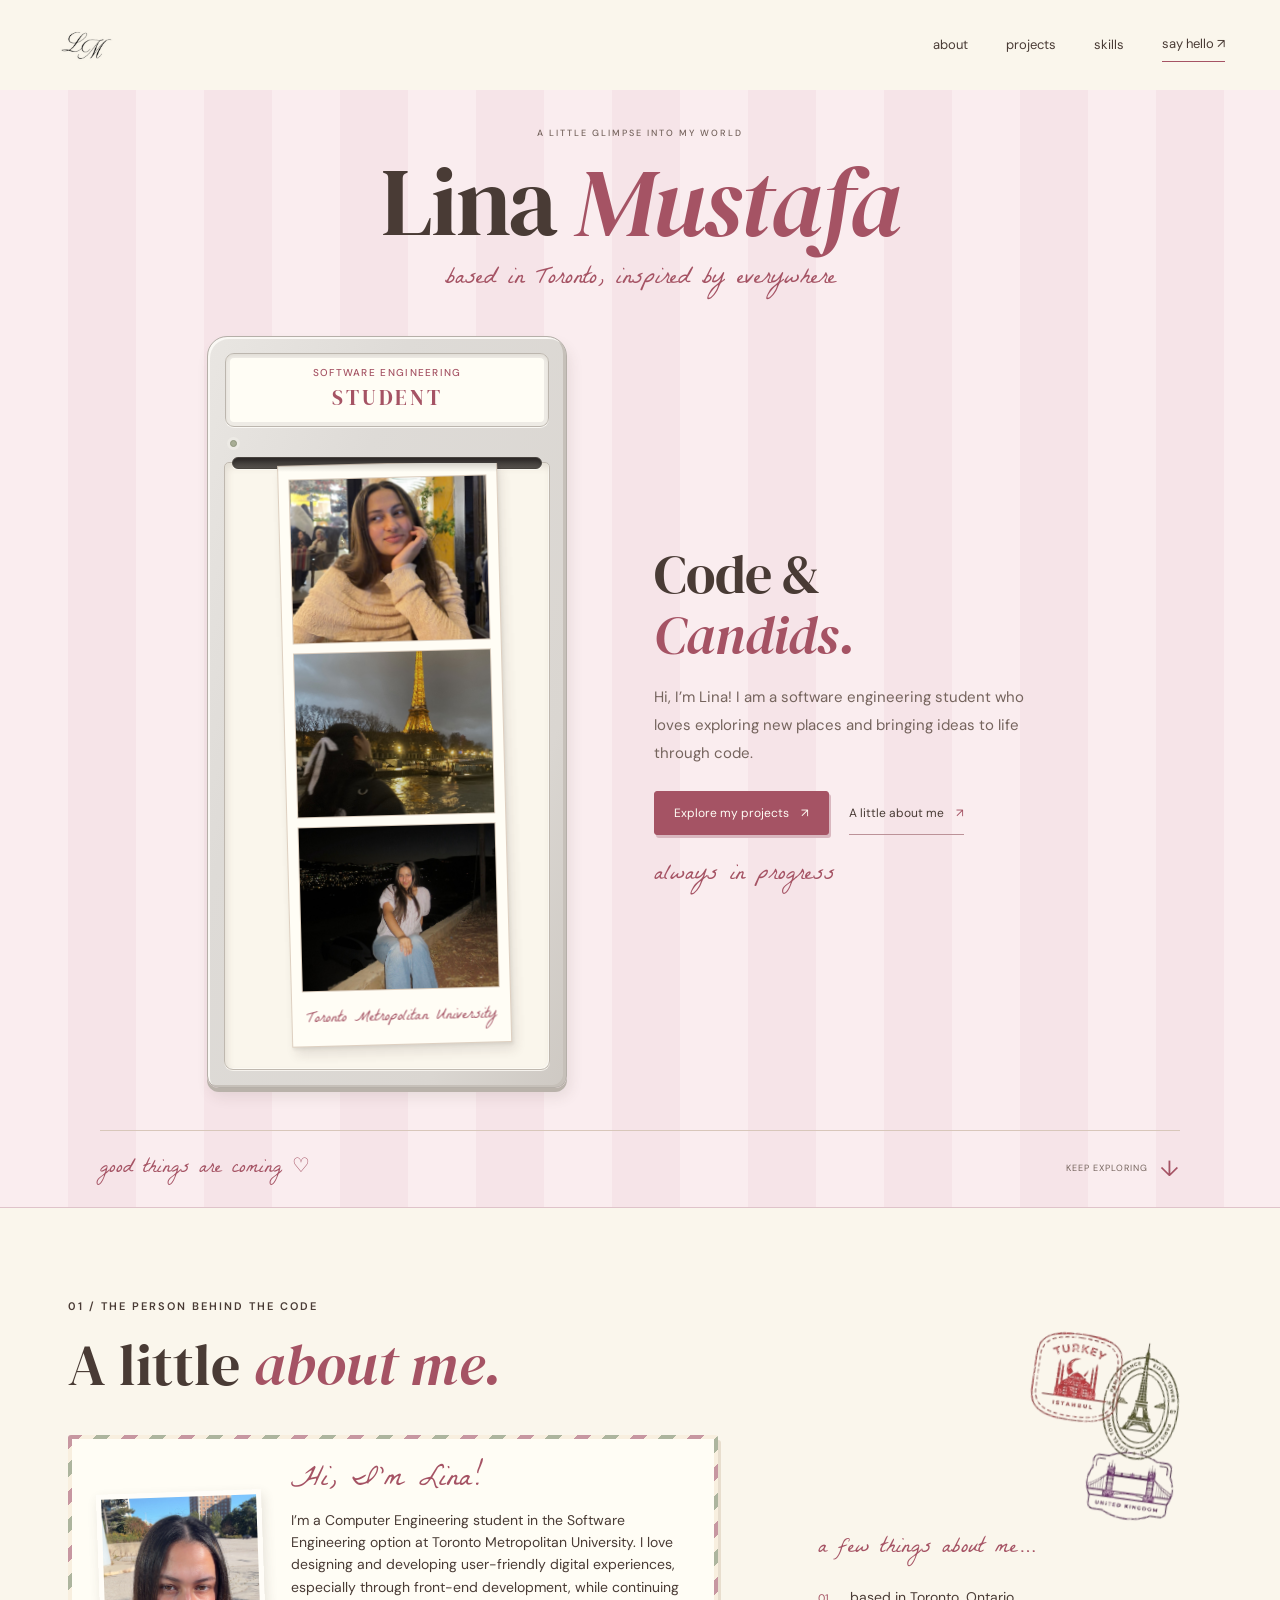
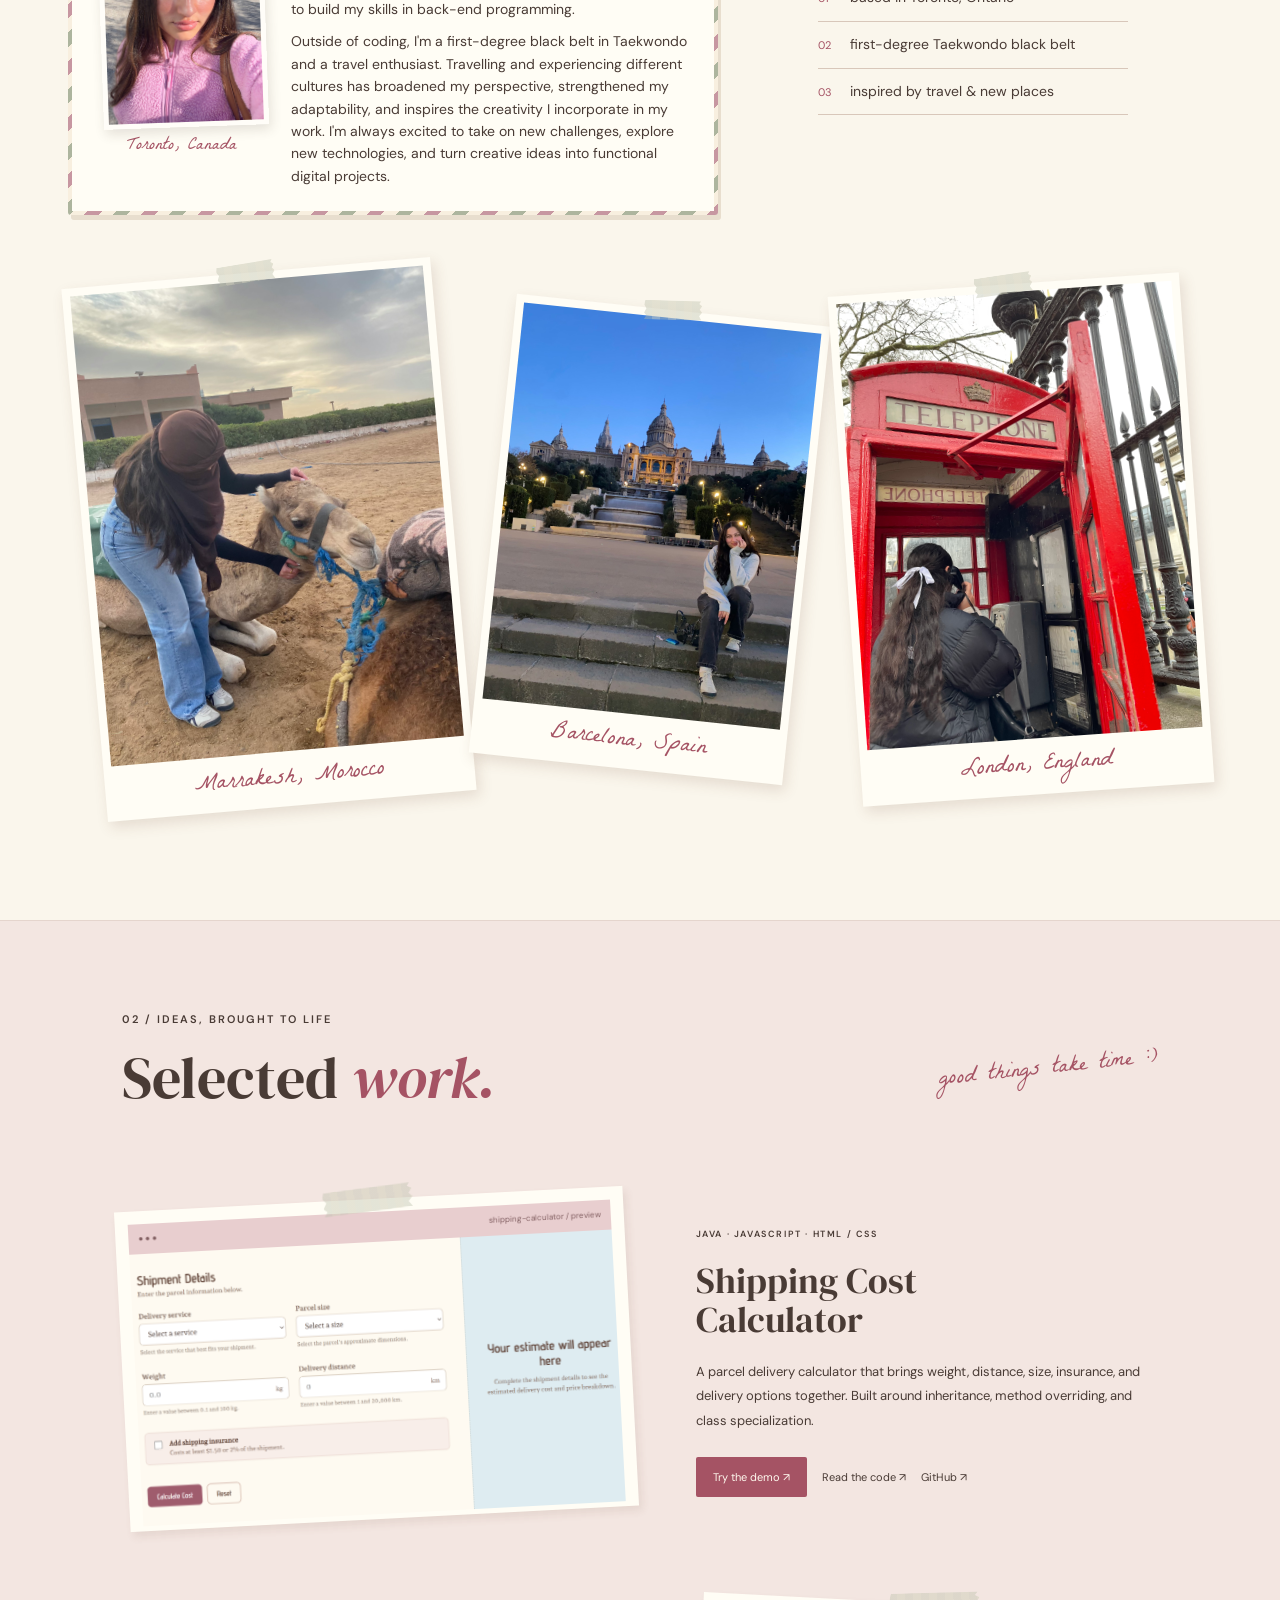
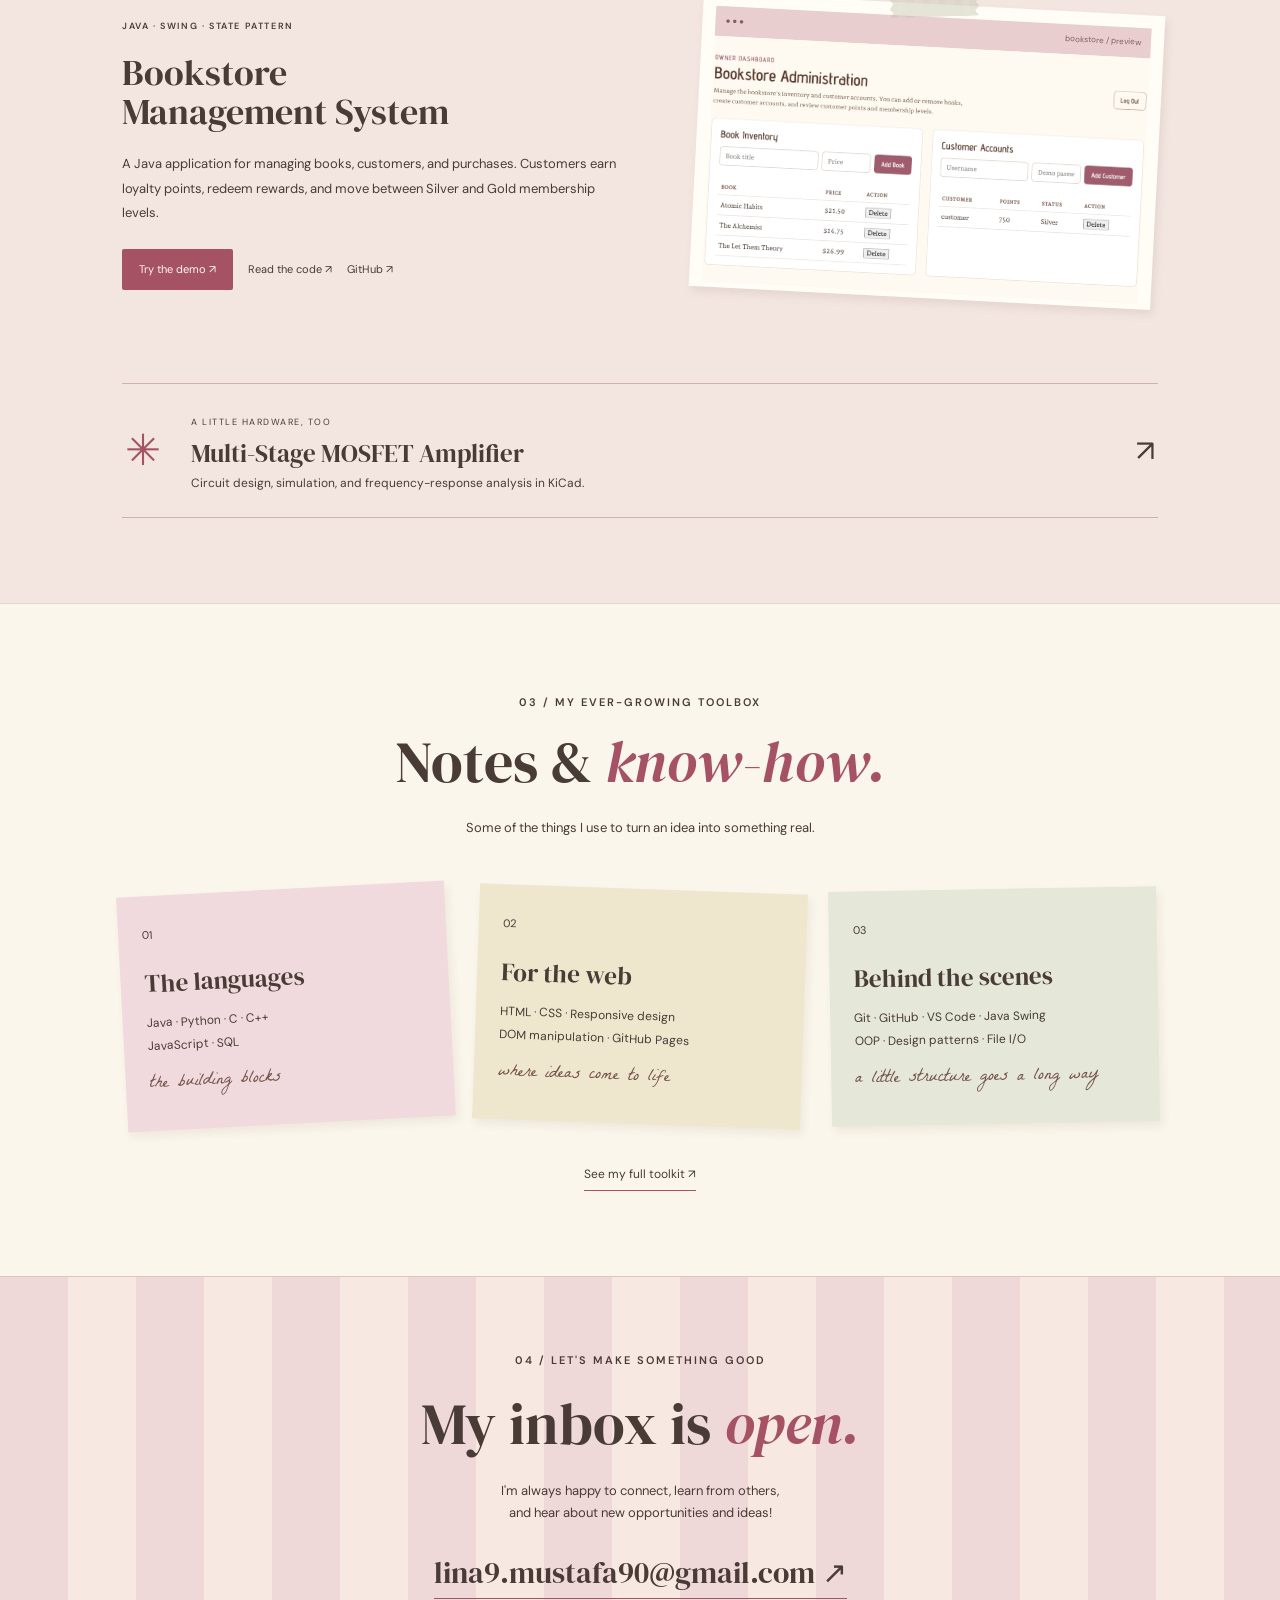
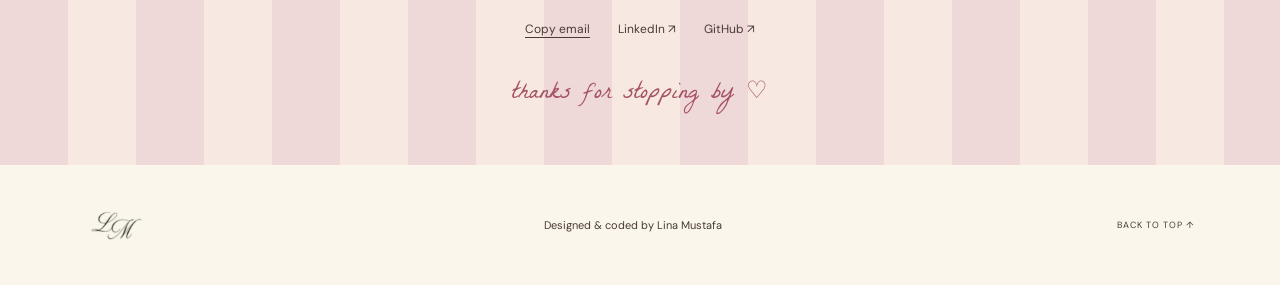
<file: index.html>
<!doctype html>
<html lang="en">
<head>
<meta charset="utf-8"><meta name="viewport" content="width=device-width,initial-scale=1">
<title>Lina Mustafa · Software Engineering Portfolio</title>
<meta name="description" content="Lina Mustafa's little corner of the internet. Software engineering, thoughtful interfaces, and projects built with curiosity.">
<link rel="icon" href="images/favicon.png"><link rel="preconnect" href="https://fonts.googleapis.com"><link rel="preconnect" href="https://fonts.gstatic.com" crossorigin>
<link href="https://fonts.googleapis.com/css2?family=DM+Sans:wght@400;500;600;700&family=DM+Serif+Display:ital@0;1&family=La+Belle+Aurore&display=swap" rel="stylesheet">
<link rel="stylesheet" href="style.css"><script src="script.js" defer></script>
</head>
<body>
<a class="skip-link" href="#main">Skip to content</a>
<header class="site-header" id="menu"><a class="wordmark" href="index.html" aria-label="Lina Mustafa home"><img src="images/favicon.png" alt="Lina Mustafa monogram" width="64" height="64"></a><nav aria-label="Main navigation"><a href="#about">about</a><a href="#projects">projects</a><a href="#skills">skills</a><a class="nav-contact" href="#contact">say hello ↗</a></nav></header>
<main id="main">
<section class="photobooth-hero" aria-labelledby="hero-title">
  <div class="photobooth-inner">

    <header class="photobooth-heading">
      <p>A LITTLE GLIMPSE INTO MY WORLD</p>
      <h1 id="hero-title">Lina <em>Mustafa</em></h1>
      <span>based in Toronto, inspired by everywhere</span>
    </header>

    <div class="photobooth-layout">

      <div class="photobooth-scene">

        <div class="photobooth-machine">
          <div class="photobooth-sign">

            <p>
              SOFTWARE ENGINEERING
              <span>STUDENT</span>
            </p>

          </div>

          <div class="photobooth-machine-details" aria-hidden="true">
            <span class="photobooth-light"></span>
          </div>

          <div class="photobooth-slot" aria-hidden="true"></div>
        </div>

        <div class="photobooth-print-area">
          <figure class="photobooth-strip">

            <div class="photobooth-picture photobooth-picture-portrait">
              <img
                src="images/booth1.jpg"
                width="600"
                height="750"
                fetchpriority="high"
              >
            </div>

            <div class="photobooth-picture photobooth-picture-barcelona">
              <img
                src="images/IMG_7781.jpg"
                width="600"
                height="450"
              >
            </div>

            <div class="photobooth-picture photobooth-picture-camel">
              <img
                src="images/booth3.jpg"
                width="600"
                height="450"
              >
            </div>

            <figcaption>Toronto Metropolitan University</figcaption>
          </figure>
        </div>


      </div>

      <!-- Introduction and navigation -->
      <div class="photobooth-copy">
        <h2>
          Code &amp;<br>
          <em>Candids.</em>
        </h2>

        <p class="photobooth-description">
          Hi, I’m Lina! I am a software engineering student who loves
          exploring new places and bringing ideas to life through code.
        </p>

        <div class="photobooth-actions">
          <a class="photobooth-primary" href="#projects">
            Explore my projects
            <span aria-hidden="true">↗</span>
          </a>

          <a class="photobooth-secondary" href="#about">
            A little about me
            <span aria-hidden="true">↗</span>
          </a>
        </div>

        <p class="photobooth-handwritten">
          always in progress
        </p>
      </div>

    </div>

    <footer class="photobooth-bottom">
      <span>good things are coming ♡</span>

      <a href="#about">
        KEEP EXPLORING
        <span aria-hidden="true">↓</span>
      </a>
    </footer>

  </div>
</section>
<section class="about section-wrap" id="about">
<img class="about-stamps" src="images/top-right.png" alt="Decorative travel stamps" loading="lazy">
  <div class="section-heading">
    <span class="eyebrow">01 / THE PERSON BEHIND THE CODE</span>
    <h2>A little <em>about me.</em></h2>
  </div>

<div class="about-layout">
  <!-- Left: the original taped note -->
<div class="about-paper about-photo-card">
  <figure class="about-card-portrait">
    <img
      src="images/IMG_6720.JPG"
      alt="Portrait of Lina Mustafa"
      loading="lazy"
    >
    <figcaption>Toronto, Canada</figcaption>
  </figure>

  <div class="about-card-message">
    <h3 class="handwritten">Hi, I’m Lina!</h3>

    <p>
      I’m a Computer Engineering student in the Software Engineering
      option at Toronto Metropolitan University. I love designing and
      developing user-friendly digital experiences, especially through
      front-end development, while continuing to build my skills in
      back-end programming.
    </p>

    <p>
      Outside of coding, I'm a first-degree black belt in Taekwondo
      and a travel enthusiast. Travelling and experiencing different
      cultures has broadened my perspective, strengthened my
      adaptability, and inspires the creativity I incorporate in my
      work. I'm always excited to take on new challenges, explore new
      technologies, and turn creative ideas into functional digital
      projects.
    </p>
  </div>
</div>

<aside class="about-facts" aria-labelledby="about-facts-title">
  <h3 id="about-facts-title">a few things about me…</h3>

  <ol>
    <li>based in Toronto, Ontario</li>
    <li>first-degree Taekwondo black belt</li>
    <li>inspired by travel &amp; new places</li>
  </ol>
</aside>

  <div class="travel-collage" aria-label="Travel photographs">
    <figure class="travel-photo">
      <span class="tape" aria-hidden="true"></span>
      <img src="images/IMG_1721.jpg" loading="lazy">
      <figcaption>Marrakesh, Morocco</figcaption>
    </figure>

    <figure class="travel-photo">
      <span class="tape" aria-hidden="true"></span>
      <img src="images/IMG_0989.jpg" loading="lazy">
      <figcaption>Barcelona, Spain</figcaption>
    </figure>

    <figure class="travel-photo">
      <span class="tape" aria-hidden="true"></span>
      <img src="images/IMG_5204.jpeg" loading="lazy">
      <figcaption>London, England</figcaption>
    </figure>
  </div>
</div>
</section>
<section class="projects-section" id="projects"><div class="section-wrap">
<div class="section-heading heading-row"><div><span class="eyebrow">02 / IDEAS, BROUGHT TO LIFE</span><h2>Selected <em>work.</em></h2></div><span class="handwritten">good things take time :) </span></div>
<article class="project"><a class="project-photo" href="projects/shipping-calculator/demo/index.html"><span class="tape" aria-hidden="true"></span><div class="mini-window"><span>● ● ●</span><span>shipping-calculator / preview</span></div><img src="images/shipping-preview.png" loading="lazy"></a><div class="project-copy"><span class="eyebrow">JAVA · JAVASCRIPT · HTML / CSS</span><h3>Shipping Cost<br>Calculator</h3><p>A parcel delivery calculator that brings weight, distance, size, insurance, and delivery options together. Built around inheritance, method overriding, and class specialization.</p><div class="project-links"><a class="button" href="projects/shipping-calculator/demo/index.html">Try the demo ↗</a><a href="projects/shipping-calculator/java-code/project-files.html">Read the code ↗</a><a href="https://github.com/lina-mustafa-png/shipping-calculator-demo/" target="_blank" rel="noopener noreferrer">GitHub ↗</a></div></div></article>
<article class="project reverse"><a class="project-photo" href="projects/bookstore/demo/index.html"><span class="tape" aria-hidden="true"></span><div class="mini-window"><span>● ● ●</span><span>bookstore / preview</span></div><img src="images/bookstore-preview.png" loading="lazy"></a><div class="project-copy"><span class="eyebrow">JAVA · SWING · STATE PATTERN</span><h3>Bookstore<br>Management System</h3><p>A Java application for managing books, customers, and purchases. Customers earn loyalty points, redeem rewards, and move between Silver and Gold membership levels.</p><div class="project-links"><a class="button" href="projects/bookstore/demo/index.html">Try the demo ↗</a><a href="projects/bookstore/java-code/project-files.html">Read the code ↗</a><a href="https://github.com/lina-mustafa-png/bookstore-demo/" target="_blank" rel="noopener noreferrer">GitHub ↗</a></div></div></article>
<a class="hardware-note" href="projects/mosfet-amplifier/schematic.html"><span aria-hidden="true">✳</span><div><small>A LITTLE HARDWARE, TOO</small><h3>Multi-Stage MOSFET Amplifier</h3><p>Circuit design, simulation, and frequency-response analysis in KiCad.</p></div><span aria-hidden="true">↗</span></a>
</div>
</section>
<section class="section-wrap skills-section" id="skills"><div class="section-heading"><span class="eyebrow">03 / MY EVER-GROWING TOOLBOX</span><h2>Notes & <em>know-how.</em></h2><p>Some of the things I use to turn an idea into something real.</p></div>
<div class="skill-notes"><article class="skill-note"><span class="note-number">01</span><h3>The languages</h3><p>Java · Python · C · C++<br>JavaScript · SQL</p><span class="handwritten">the building blocks</span></article><article class="skill-note"><span class="note-number">02</span><h3>For the web</h3><p>HTML · CSS · Responsive design<br>DOM manipulation · GitHub Pages</p><span class="handwritten">where ideas come to life</span></article><article class="skill-note"><span class="note-number">03</span><h3>Behind the scenes</h3><p>Git · GitHub · VS Code · Java Swing<br>OOP · Design patterns · File I/O</p><span class="handwritten">a little structure goes a long way</span></article></div><a class="text-link" href="skills.html">See my full toolkit ↗</a></section>
<section class="contact-section" id="contact"><span class="eyebrow">04 / LET'S MAKE SOMETHING GOOD</span><h2>My inbox is <em>open.</em></h2><p>I'm always happy to connect, learn from others, <br> and hear about new opportunities and ideas!</p><a class="email-link" href="mailto:lina9.mustafa90@gmail.com">lina9.mustafa90@gmail.com ↗</a><div class="contact-actions"><button id="copy-email" type="button">Copy email</button><a href="https://www.linkedin.com/in/lina-mustafa-66b75539a/" target="_blank" rel="noopener noreferrer">LinkedIn ↗</a><a href="https://github.com/lina-mustafa-png/" target="_blank" rel="noopener noreferrer">GitHub ↗</a></div><p id="copy-status" role="status" aria-live="polite"></p><span class="handwritten">thanks for stopping by ♡</span></section>
</main><footer><a class="wordmark" href="#main"><img src="images/favicon.png" alt="Lina Mustafa monogram" width="64" height="64"></a><p>Designed & coded by Lina Mustafa</p><a href="#main">BACK TO TOP ↑</a></footer>
</body></html>
</file>
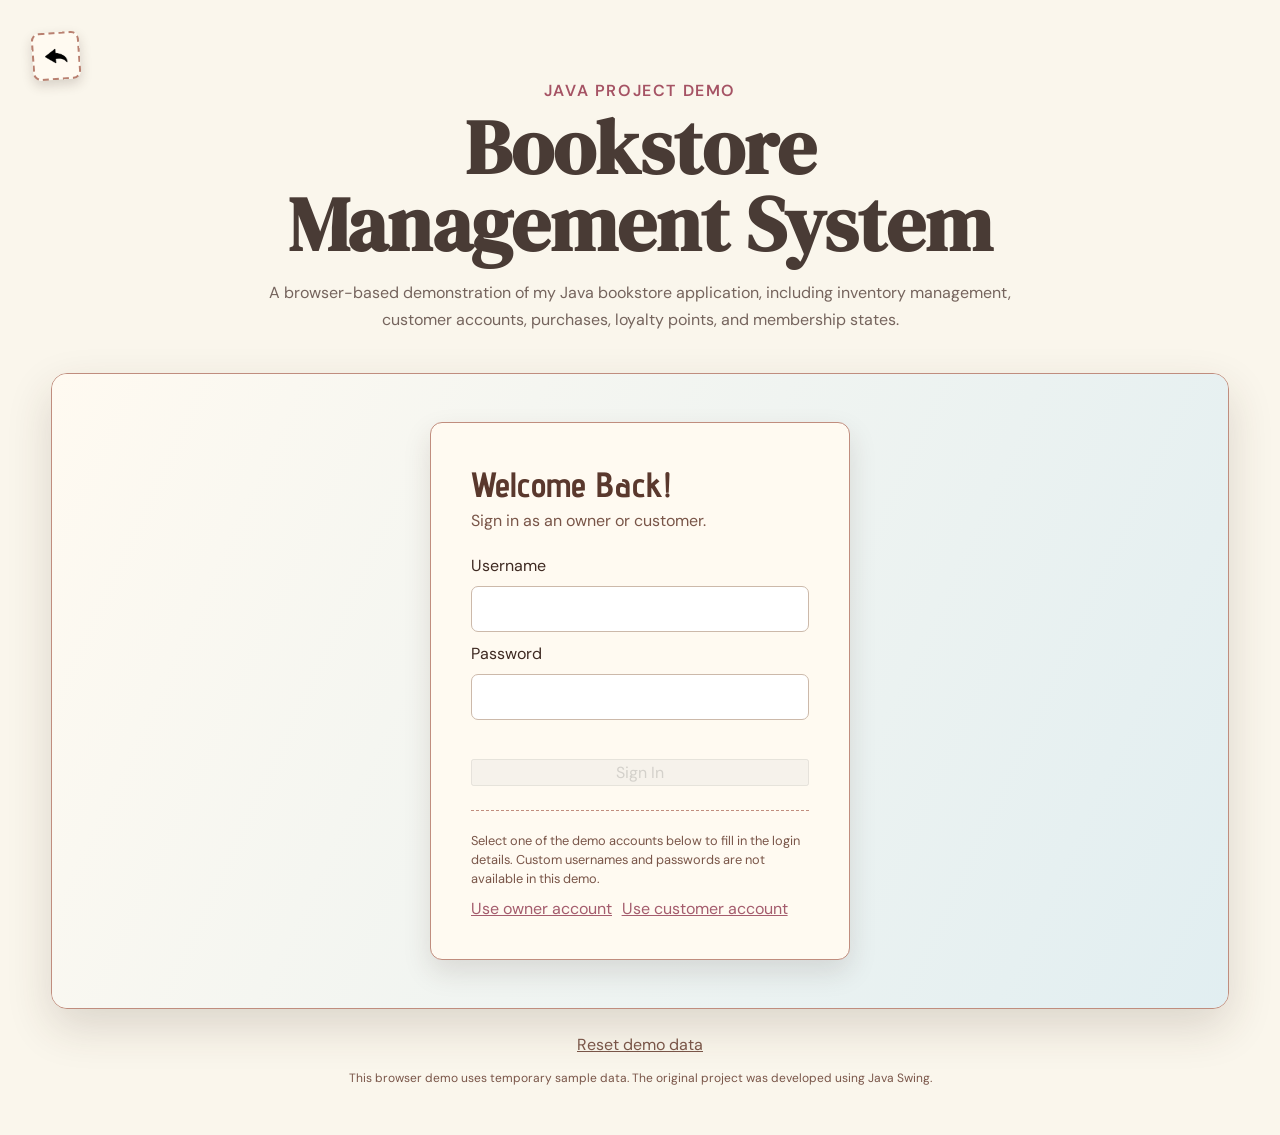
<file: projects/bookstore/demo/index.html>
<!DOCTYPE html>
<html lang="en">
<head>
    <meta charset="UTF-8">
    <meta name="viewport" content="width=device-width, initial-scale=1.0">
    <title>Bookstore Management Demo</title>
    <link rel="stylesheet" href="bookstore-style.css">
    <link rel="icon" type="image/png" href="../../../images/favicon.png">
    <link href="https://fonts.googleapis.com/css2?family=Advent+Pro:wght@400;500;600&family=Andada+Pro:wght@400;500&display=swap" rel="stylesheet">
</head>
<body>
    <button id="backbtn" type="button"><img src="../../../images/backbtn.png"></button>

    <main class="bookstore-page">
        <header class="page-intro">
            <span class="project-label">Java Project Demo</span>
            <h1>Bookstore Management System</h1>
            <p>A browser-based demonstration of my Java bookstore application, including inventory management, customer accounts, purchases, loyalty points, and membership states.</p>
        </header>

        <section class="app-window">

            <!-- login -->
            <section class="view" id="login-view">
                <div class="login-panel">
                    <h2>Welcome Back!</h2>
                    <p>Sign in as an owner or customer.</p>

                    <form id="login-form">
                        <label for="username">Username</label>
                        <input id="username" type="text" autocomplete="username" readonly required>
                        <label for="password">Password</label>
                        <input id="password" type="password" autocomplete="current-password" readonly required>
                        <p id="login-message" class="message"></p>
                        <button id="sign-in-btn" class="sign-btn" type="submit" disabled>Sign In</button>
                    </form>

                    <div class="demo-logins">
                        <p class="demo-instructions">Select one of the demo accounts below to fill in the login details. Custom usernames and passwords are not available in this demo.</p>
                        <button type="button" data-demo-user="owner">Use owner account</button>
                        <button type="button" data-demo-user="customer">Use customer account</button>
                    </div>
                </div>
            </section>

            <!-- owner -->
            <section class="view" id="owner-view" hidden>
                <div class="dashboard-header">
                    <div>
                        <span class="dashboard-label">Owner dashboard</span>
                        <h2>Bookstore Administration</h2>
                        <p class="description">Manage the bookstore's inventory and customer accounts. You can add or remove books, create customer accounts, and review customer points and membership levels.</p>
                    </div>

                    <button class="secondary-btn logout-btn" type="button" onclick="logout()">Log Out</button>
                </div>
                <div class="owner-grid">
                    <section class="management-panel">
                        <h3>Book Inventory</h3>
                        <form id="book-form" class="inline-form">
                            <input id="book-name" type="text" placeholder="Book title" required>
                            <input id="book-price" type="number" min="0.01" step="0.01" placeholder="Price" required>
                            <button class="main-btn add-btn" type="submit">Add Book</button>
                        </form>

                        <p id="book-message" class="message"></p>

                        <div class="table-container">
                            <table>
                                <thead>
                                    <tr>
                                        <th>Book</th>
                                        <th>Price</th>
                                        <th>Action</th>
                                    </tr>
                                </thead>
                                <tbody id="owner-books"></tbody>
                            </table>
                        </div>
                    </section>

                    <section class="management-panel">
                        <h3>Customer Accounts</h3>
                        <form id="customer-form" class="inline-form">
                            <input id="new-username" type="text" placeholder="Username" required>
                            <input id="new-password" type="text" placeholder="Demo password" required>
                            <button class="main-btn" type="submit">Add Customer</button>
                        </form>

                        <p id="customer-message" class="message"></p>

                        <div class="table-container">
                            <table>
                                <thead>
                                    <tr>
                                        <th>Customer</th>
                                        <th>Points</th>
                                        <th>Status</th>
                                        <th>Action</th>
                                    </tr>
                                </thead>
                                <tbody id="owner-customers"></tbody>
                            </table>
                        </div>
                    </section>
                </div>
            </section>

            <!-- customer -->
            <section class="view" id="customer-view" hidden>
                <div class="dashboard-header">
                    <div>
                        <span class="dashboard-label">Customer dashboard</span>
                        <h2 id="customer-welcome">Welcome</h2>
                        <p class="description">Browse the available books, make purchases, earn loyalty points, and redeem your points for discounts.</p>
                    </div>
                    <button class="secondary-btn logout-btn" type="button" onclick="logout()">Log Out</button>
                </div>

                <div class="rewards-card">
                    <div>
                        <span>Available points</span>
                        <strong id="customer-points">0</strong>
                    </div>

                    <div>
                        <span>Membership</span>
                        <strong id="customer-status">Silver</strong>
                    </div>
                </div>

                <section class="shopping-panel">
                    <div class="section-heading">
                        <div>
                            <h3>Available Books</h3>
                            <p>Select one or more books to purchase.</p>
                        </div>
                    </div>

                    <div id="customer-books" class="book-grid"></div>
                    <p id="purchase-message" class="purchase-message"></p>
                    
                    <div class="purchase-actions">
                        <button id="buy-btn" class="main-btn" type="button">Buy Selected Books</button>
                        <button id="redeem-btn" class="secondary-btn" type="button">Redeem Points & Buy</button>
                    </div>
                </section>
            </section>
        </section>

        <button id="reset-demo" class="reset-demo" type="button" onclick="resetDemo()">Reset demo data</button>

        <p class="demo-note">This browser demo uses temporary sample data. The original project was developed using Java Swing.</p>
    </main>
    
    <script src="bookstore-script.js"></script>

    <script>
        document.getElementById("backbtn").addEventListener("click", () => {
            window.location.href = "../../../index.html#projects";
        });
    </script>
</body>
</html>
</file>
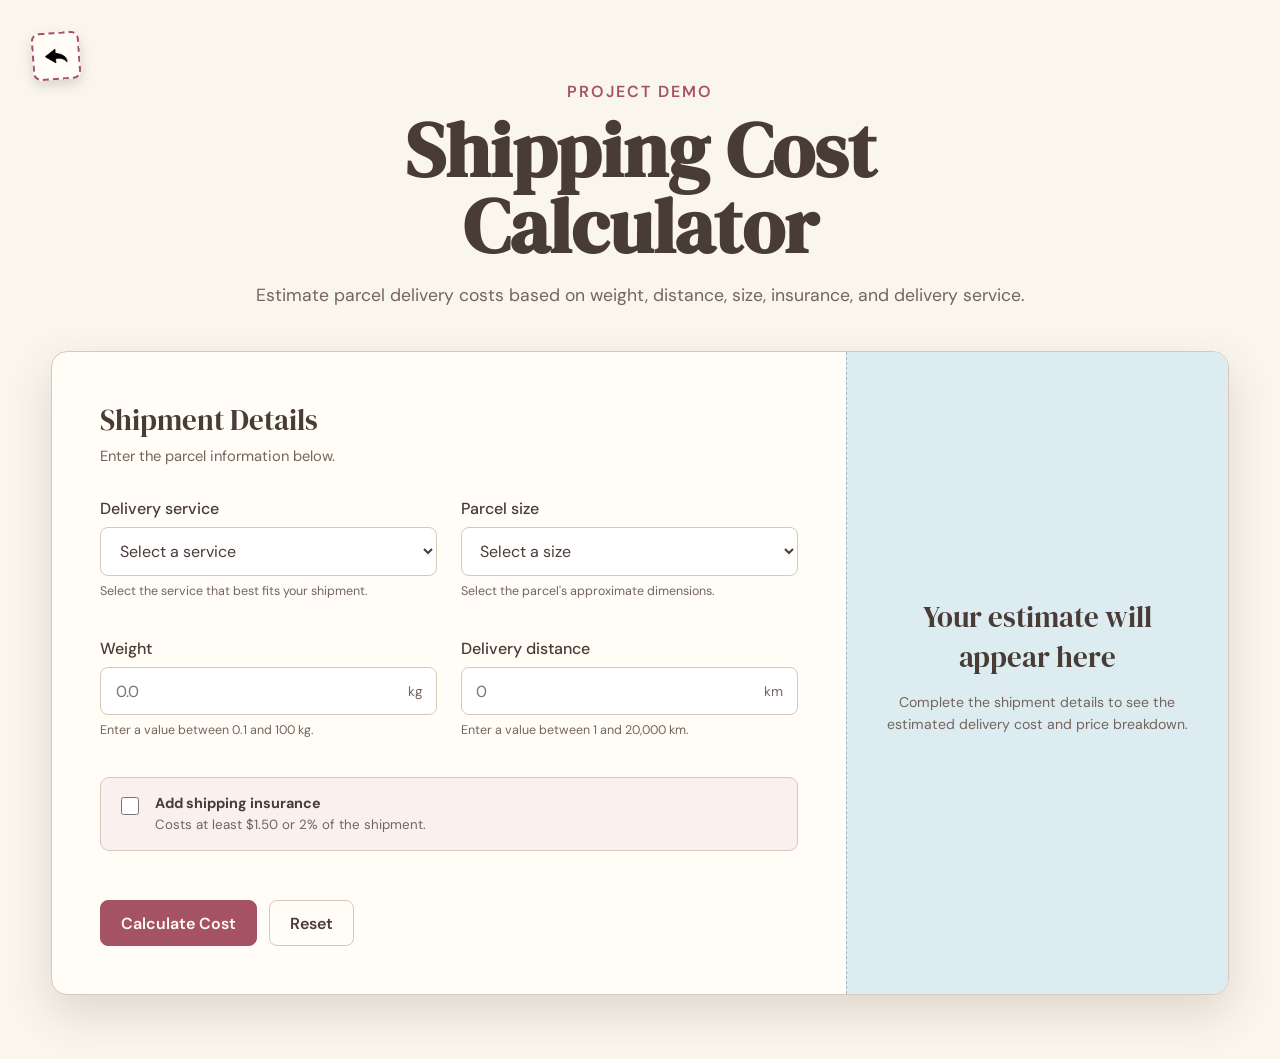
<file: projects/shipping-calculator/demo/index.html>
<!DOCTYPE html>
<html lang="en">
    <head> 
        <meta charset="UTF-8"/> <!-- describes the charcter system used -->
        <meta name="viewport" content="width=device-width, initial-scale=1.0"/> <!-- proper display on different screen sizes -->
        <title>Shipping Cost Calculator</title>
        <link rel="stylesheet" href="shipping-style.css"/>
        <link rel="icon" type="image/png" href="../../../images/favicon.png">
        <link href="https://fonts.googleapis.com/css2?family=Advent+Pro:wght@400;500;600&family=Andada+Pro:wght@400;500&display=swap" rel="stylesheet">   
    </head>
    <body>
        <button id="backbtn" type="button"><img src="../../../images/backbtn.png" width="20" height="20"></button>

        <main class="shipping-page">
            <header class="page-intro">
                <span class="project-label">Project Demo</span>
                <h1>Shipping Cost Calculator</h1>
                <p>Estimate parcel delivery costs based on weight, distance, size, insurance, and delivery service.</p>
            </header>

            <section class="calculator-card">
                <form id="shipping-form">
                    <div class="form-heading">
                        <h2>Shipment Details</h2>
                        <p>Enter the parcel information below.</p>
                    </div>

                    <div class="field-grid">
                        <div class="form-field">
                            <label for="type">Delivery service</label>
                            <select id="type" required>
                                <option value="" selected disabled>Select a service</option>
                                <option value="standard">Standard</option>
                                <option value="express">Express</option>
                                <option value="international">International</option>
                            </select>

                            <p id="type-description" class="helper">Select the service that best fits your shipment.</p>
                        </div>

                        <div class="form-field">
                            <label for="size">Parcel size</label>
                            <select id="size" required>
                                <option value="" selected disabled>Select a size</option>
                                <option value="S">Small</option>
                                <option value="M">Medium</option>
                                <option value="L">Large</option>
                            </select>

                            <p id="size-description" class="helper">Select the parcel's approximate dimensions.</p>
                        </div>

                        <div class="form-field">
                            <label for="weight">Weight</label>
                            <div class="unit-input">
                                <input id="weight" type="number" min="0.1" max="100" step="0.1" inputmode="decimal" placeholder="0.0" required>
                                <span>kg</span>
                            </div>

                            <p class="helper">Enter a value between 0.1 and 100 kg.</p>
                        </div>

                        <div class="form-field">
                            <label for="distance">Delivery distance</label>
                            <div class="unit-input">
                                <input id="distance" type="number" min="1" max="20000" step="1" inputmode="decimal" placeholder="0" required>
                                <span>km</span>
                            </div>

                            <p class="helper">Enter a value between 1 and 20,000 km.</p>
                        </div>
                    </div>

                    <div class="options">
                        <label class="checkbox">
                            <input id="insurance" type="checkbox">
                            <span>
                                <strong>Add shipping insurance</strong>
                                <small>Costs at least $1.50 or 2% of the shipment.</small>
                            </span>
                        </label>

                        <label class="checkbox" id="same-day-container" hidden>
                            <input id="same-day" type="checkbox" disabled>
                            <span>
                                <strong>Add same-day delivery</strong>
                                <small>Available for express shipments for $7.50.</small>
                            </span>
                        </label>
                    </div>

                    <p id="form-message" class="form-message"></p>

                    <div class="form-actions">
                        <button class="calculate-btn" type="submit">Calculate Cost</button>
                        <button class="reset-btn" id="reset-btn" type="button">Reset</button>
                    </div>
                </form>

                <aside class="result-panel">
                    <div id="empty-result" class="empty-result">
                        <h2>Your estimate will appear here</h2>
                        <p>Complete the shipment details to see the estimated delivery cost and price breakdown.</p>
                    </div>

                    <div id="result-content" hidden>
                        <p class="result-label">Estimated shipping cost</p>
                        <p id="total-price" class="total-price">$0.00</p>
                        <div class="result-divider"></div>
                        <h2>Price breakdown</h2>
                        <dl id="price-breakdown"></dl>
                    </div>
                </aside>
            </section>
        </main>
    
        <script src="shipping-script.js"></script>

        <script>
            document.getElementById("backbtn").addEventListener("click", () => {
                window.location.href = "../../../index.html#projects";
            });
        </script>
    </body>
</html>
</file>
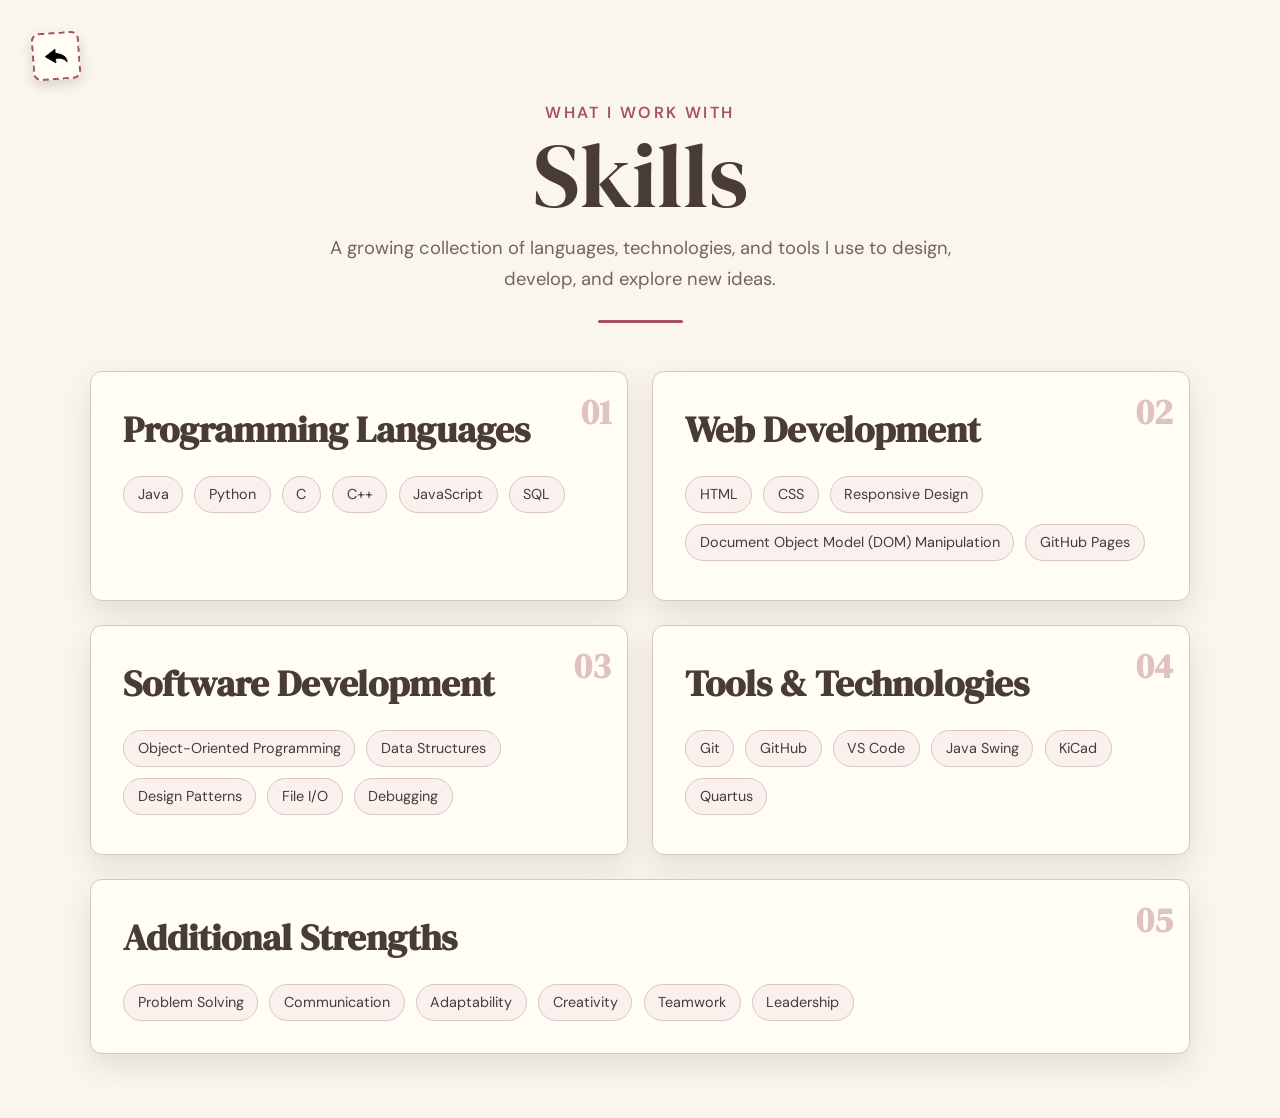
<file: skills.html>
<!DOCTYPE html>
<html lang="en">
<head>
    <meta charset="UTF-8">
    <meta name="viewport" content="width=device-width, initial-scale=1.0">
    <title>Lina's Skills</title>
    <link rel="stylesheet" href="skills.css">
    <link rel="icon" type="image/png" href="images/favicon.png">
    <link href="https://fonts.googleapis.com/css2?family=Advent+Pro:wght@400;500;600&family=Andada+Pro:wght@400;500&display=swap" rel="stylesheet">

</head>
<body>
    <button id="backbtn"> <img src="images/backbtn.png" width="20" height="20"></button>

    <main class="skills-page">
        <header class="skills-intro">
            <span class="page-label">What I Work With</span>
            <h1>Skills</h1>
            <p>A growing collection of languages, technologies, and tools I use to design, develop, and explore new ideas.</p>
        </header>

        <section class="skills-grid">
            <article class="skill-card">
                <span class="card-num">01</span>
                <h2>Programming Languages</h2>
                <div class="skills">
                    <span>Java</span>
                    <span>Python</span>
                    <span>C</span>
                    <span>C++</span>
                    <span>JavaScript</span>
                    <span>SQL</span>
                </div>
            </article>

            <article class="skill-card">
                <span class="card-num">02</span>
                <h2>Web Development</h2>
                <div class="skills">
                    <span>HTML</span>
                    <span>CSS</span>
                    <span>Responsive Design</span>
                    <span>Document Object Model (DOM) Manipulation</span>
                    <span>GitHub Pages</span>
                </div>
            </article>

            <article class="skill-card">
                <span class="card-num">03</span>
                <h2>Software Development</h2>
                <div class="skills">
                    <span>Object-Oriented Programming</span>
                    <span>Data Structures</span>
                    <span>Design Patterns</span>
                    <span>File I/O</span>
                    <span>Debugging</span>
                </div>
            </article>

            <article class="skill-card">
                <span class="card-num">04</span>
                <h2>Tools & Technologies</h2>
                <div class="skills">
                    <span>Git</span>
                    <span>GitHub</span>
                    <span>VS Code</span>
                    <span>Java Swing</span>
                    <span>KiCad</span>
                    <span>Quartus</span>
                </div>
            </article>

            <article class="skill-card soft-skills">
                <span class="card-num">05</span>
                <h2>Additional Strengths</h2>
                <div class="skills">
                    <span>Problem Solving</span>
                    <span>Communication</span>
                    <span>Adaptability</span>
                    <span>Creativity</span>
                    <span>Teamwork</span>
                    <span>Leadership</span>
                </div>
            </article>
        </section>
    </main>

    <script>
        document.getElementById("backbtn").onclick = function () {
            window.location.href = "index.html#menu";
        };
    </script>
</body>
</html>
</file>
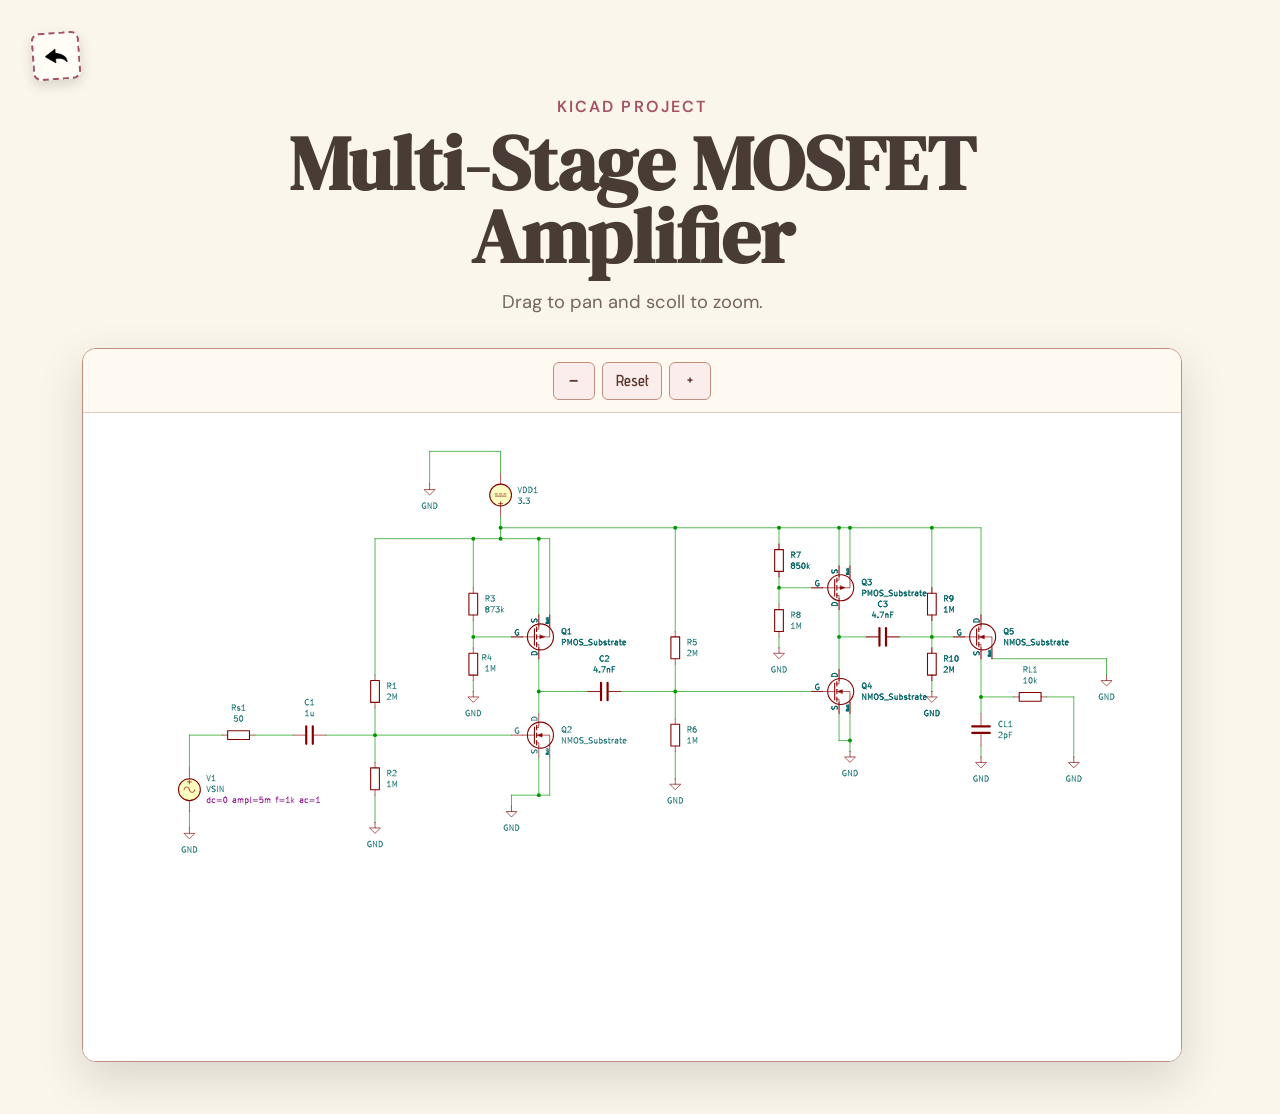
<file: projects/mosfet-amplifier/schematic.html>
<!DOCTYPE html>
<html lang="en">
<head>
    <meta charset="UTF-8">
    <meta name="viewport" content="width=device-width, initial-scale=1.0">
    <title>Interactive MOSFET Amplifier Schematic</title>
    <link rel="icon" type="image/png" href="../../images/favicon.png">
    <link rel="stylesheet" href="schematic-style.css">
    <link href="https://fonts.googleapis.com/css2?family=Advent+Pro:wght@400;500;600&family=Andada+Pro:wght@400;500&display=swap" rel="stylesheet">
</head>
<body>
    <button id="backbtn" type="button"><img src="../../images/backbtn.png"></button>

    <main class="schematic-page">
        <header class="project-intro">
            <span class="project-label">KiCad Project</span>
            <h1>Multi-Stage MOSFET Amplifier</h1>
            <p>Drag to pan and scoll to zoom.</p>
        </header>

        <section class="viewer-card">

            <div class="viewer-toolbar">
                <div class="viewer-controls">
                    <button id="zoom-out" type="button">−</button>
                    <button id="reset-view" type="button">Reset</button>
                    <button id="zoom-in" type="button">+</button>
                </div>
            </div>

            <div class="schematic-viewport" id="schematic-viewport">
                <div class="schematic-canvas" id="schematic-canvas">
                    <img src="./ele404project.svg">
                </div>
            </div>
    </section>
</main>

    <script>
        document.getElementById("backbtn").addEventListener("click", () => {
            window.location.href = "../../index.html#projects";
        });
    </script>

    <script src="schematic-viewer.js"></script>
</body>
</html>
</file>
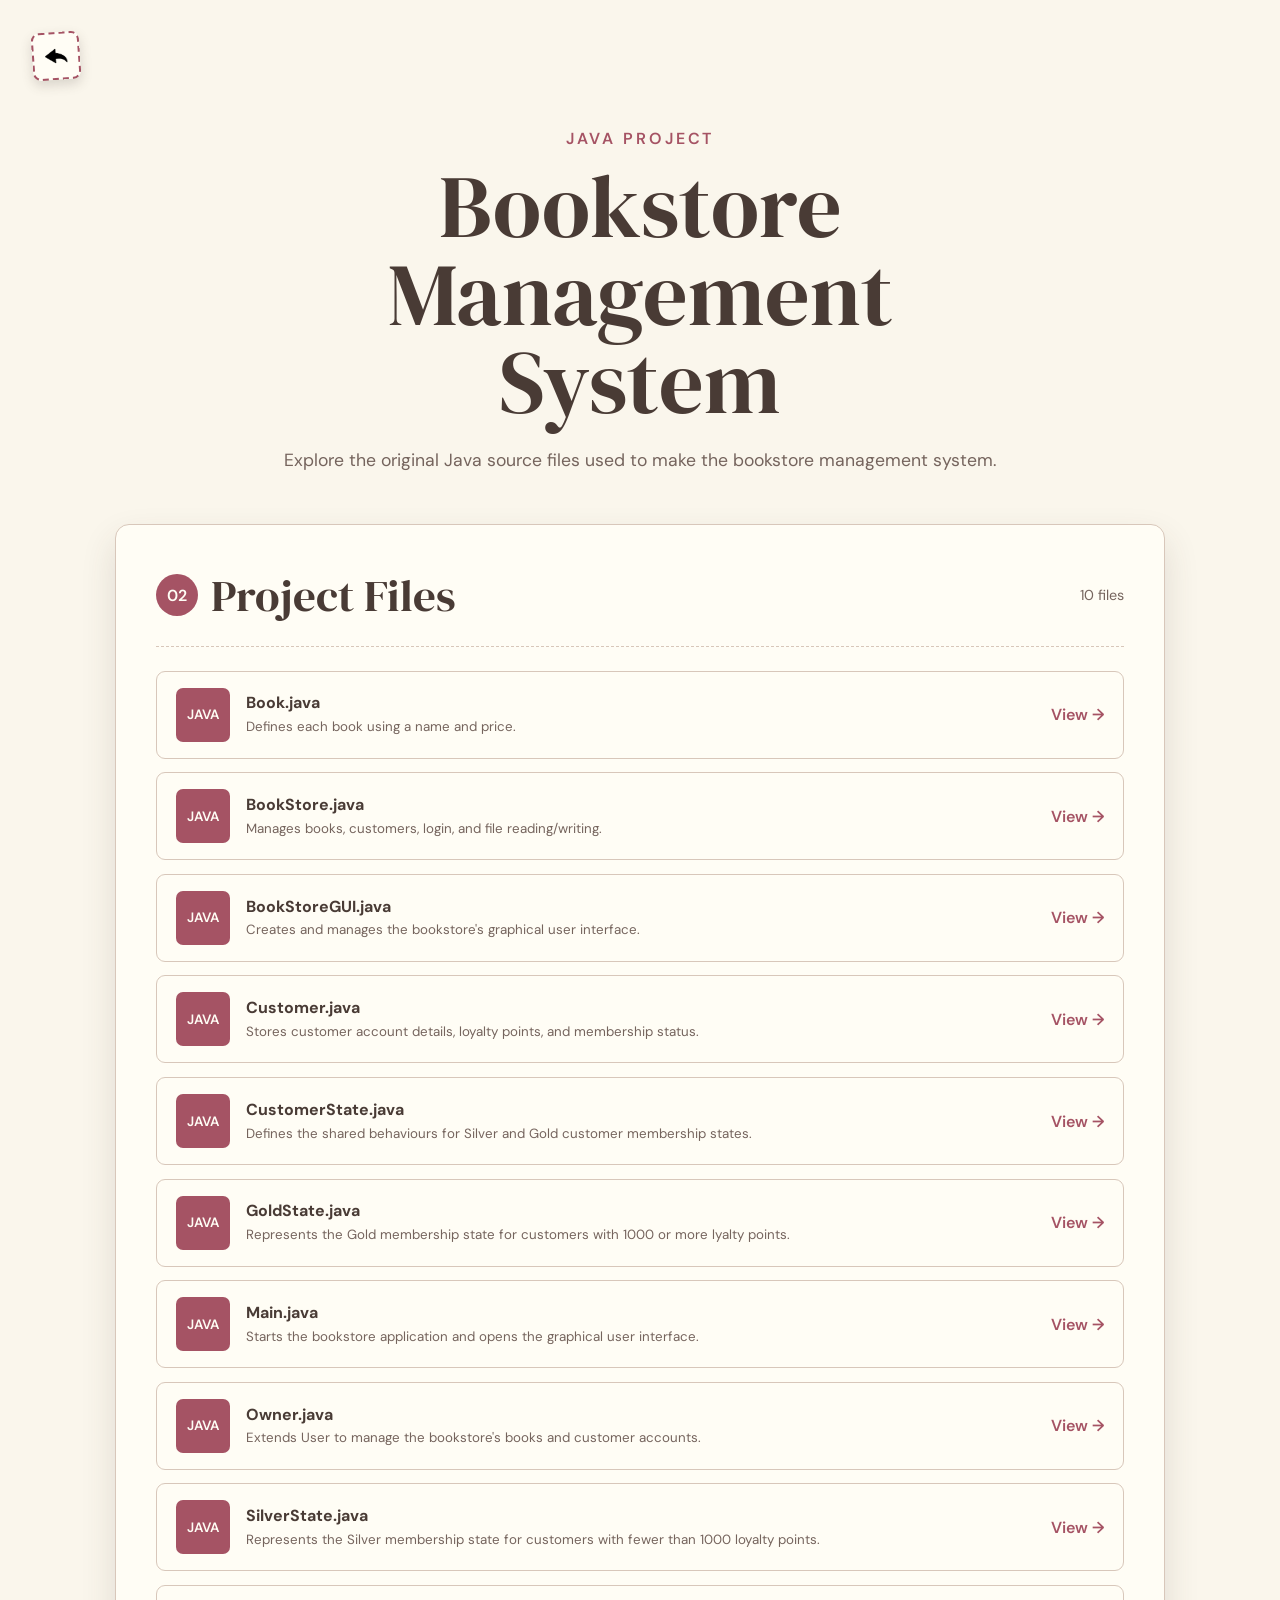
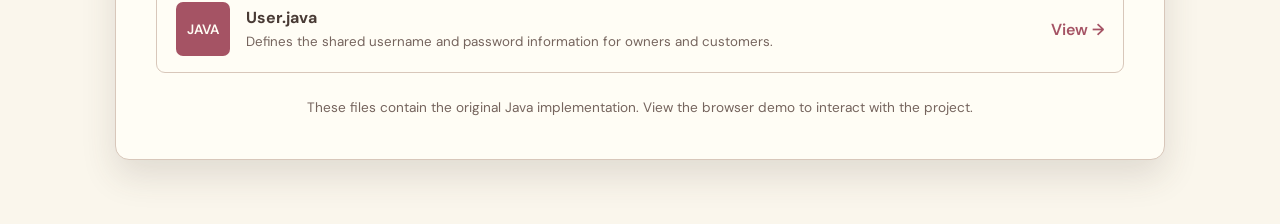
<file: projects/bookstore/java-code/project-files.html>
<!DOCTYPE html>
<html lang="en">
<head>
    <meta charset="UTF-8">
    <meta name="viewport" content="width=device-width, initial-scale=1.0">
    <title>Code Files</title>
    <link rel="stylesheet" href="../../code-files.css"/>
    <link rel="icon" type="image/png" href="../../../images/favicon.png">
    <link href="https://fonts.googleapis.com/css2?family=Advent+Pro:wght@400;500;600&family=Andada+Pro:wght@400;500&family=Pinyon+Script&display=swap" rel="stylesheet">
</head>
<body>
    <button id="backbtn"> <img src="../../../images/backbtn.png" width="20" height="20"></button>

    <main class="code-page">
            <header class="header">
                <span class="project-label">Java Project</span>
                <h1>Bookstore Management System</h1>
                <p>Explore the original Java source files used to make the bookstore management system.</p>
            </header>

            <section class="files-panel">
                <div class="section-heading">
                    <div>
                        <span class="section">02</span>
                        <h2>Project Files</h2>
                    </div>
                    <span class="file-count">10 files</span>
                </div>
                
                <div class="file-list">
                    <a class="file-card" href="Book.java">
                        <span class="file-icon">JAVA</span>
                        <span class="file-info">
                            <strong>Book.java</strong>
                            <small>Defines each book using a name and price.</small>
                        </span>
                        <span class="arrow">View →</span>
                    </a>
                    <a class="file-card" href="BookStore.java">
                        <span class="file-icon">JAVA</span>
                        <span class="file-info">
                            <strong>BookStore.java</strong>
                            <small>Manages books, customers, login, and file reading/writing.</small>
                        </span>
                        <span class="arrow">View →</span>
                    </a>
                    <a class="file-card" href="BookStoreGUI.java">
                        <span class="file-icon">JAVA</span>
                        <span class="file-info">
                            <strong>BookStoreGUI.java</strong>
                            <small>Creates and manages the bookstore's graphical user interface.</small>
                        </span>
                        <span class="arrow">View →</span>
                    </a>
                    <a class="file-card" href="Customer.java">
                        <span class="file-icon">JAVA</span>
                        <span class="file-info">
                            <strong>Customer.java</strong>
                            <small>Stores customer account details, loyalty points, and membership status.</small>
                        </span>
                        <span class="arrow">View →</span>
                    </a>
                    <a class="file-card" href="CustomerState.java">
                        <span class="file-icon">JAVA</span>
                        <span class="file-info">
                            <strong>CustomerState.java</strong>
                            <small>Defines the shared behaviours for Silver and Gold customer membership states.</small>
                        </span>
                        <span class="arrow">View →</span>
                    </a>
                    <a class="file-card" href="GoldState.java">
                        <span class="file-icon">JAVA</span>
                        <span class="file-info">
                            <strong>GoldState.java</strong>
                            <small>Represents the Gold membership state for customers with 1000 or more lyalty points.</small>
                        </span>
                        <span class="arrow">View →</span>
                    </a>
                    <a class="file-card" href="Main.java">
                        <span class="file-icon">JAVA</span>
                        <span class="file-info">
                            <strong>Main.java</strong>
                            <small>Starts the bookstore application and opens the graphical user interface.</small>
                        </span>
                        <span class="arrow">View →</span>
                    </a>
                    <a class="file-card" href="Owner.java">
                        <span class="file-icon">JAVA</span>
                        <span class="file-info">
                            <strong>Owner.java</strong>
                            <small>Extends User to manage the bookstore's books and customer accounts.</small>
                        </span>
                        <span class="arrow">View →</span>
                    </a>
                    <a class="file-card" href="SilverState.java">
                        <span class="file-icon">JAVA</span>
                        <span class="file-info">
                            <strong>SilverState.java</strong>
                            <small>Represents the Silver membership state for customers with fewer than 1000 loyalty points.</small>
                        </span>
                        <span class="arrow">View →</span>
                    </a>
                    <a class="file-card" href="User.java">
                        <span class="file-icon">JAVA</span>
                        <span class="file-info">
                            <strong>User.java</strong>
                            <small>Defines the shared username and password information for owners and customers.</small>
                        </span>
                        <span class="arrow">View →</span>
                    </a>
                </div>
            <p class="note">These files contain the original Java implementation. View the browser demo to interact with the project.</p>
        </section>
    </main>


    <script>
        document.getElementById("backbtn").onclick = function () {
            window.location.href = "../../../index.html#projects";
        };
    </script>
</body>
</html>
</file>
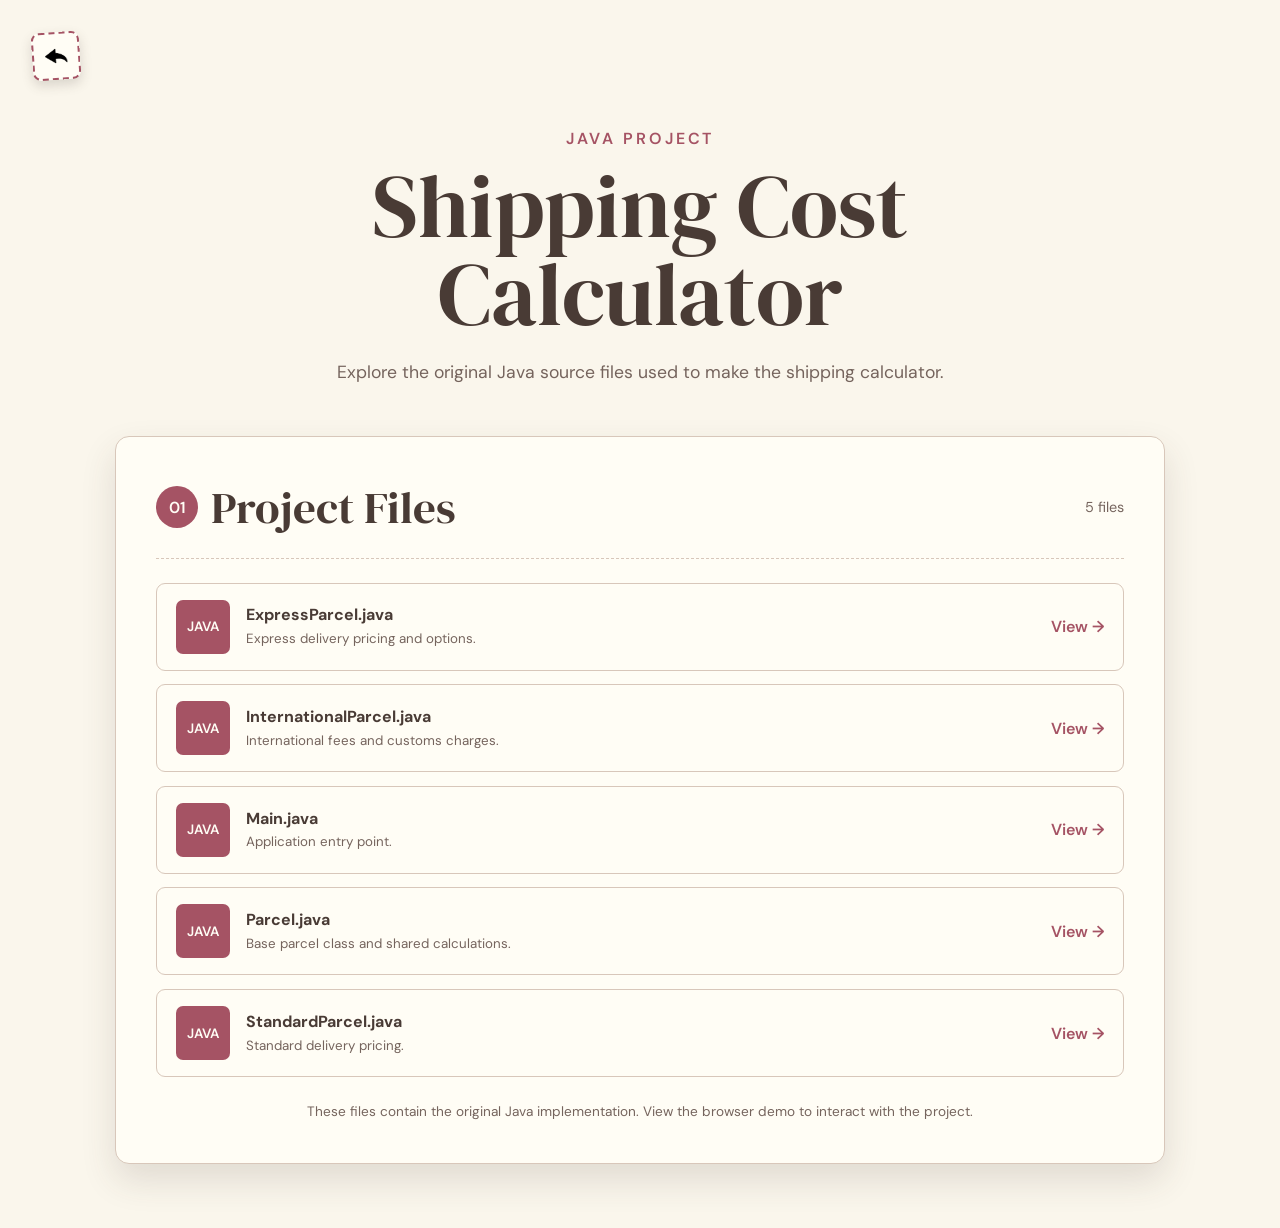
<file: projects/shipping-calculator/java-code/project-files.html>
<!DOCTYPE html>
<html lang="en">
    <head> 
        <meta charset="UTF-8"/> <!-- describes the charcter system used -->
        <meta name="viewport" content="width=device-width, initial-scale=1.0"/> <!-- proper display on different screen sizes -->
        <title>code files</title>
        <link rel="stylesheet" href="../../code-files.css"/>
        <link rel="icon" type="image/png" href="../../../images/favicon.png">
        <link href="https://fonts.googleapis.com/css2?family=Advent+Pro:wght@400;500;600&family=Andada+Pro:wght@400;500&display=swap" rel="stylesheet">

    </head>
    <body>
        <button id="backbtn"> <img src="../../../images/backbtn.png" width="20" height="20"></button>

        <main class="code-page">
            <header class="header">
                <span class="project-label">Java Project</span>
                <h1>Shipping Cost Calculator</h1>
                <p>Explore the original Java source files used to make the shipping calculator.</p>
            </header>

            <section class="files-panel">
                <div class="section-heading">
                    <div>
                        <span class="section">01</span>
                        <h2>Project Files</h2>
                    </div>
                    <span class="file-count">5 files</span>
                </div>

                <div class="file-list">
                    <a class="file-card" href="ExpressParcel.java">
                        <span class="file-icon">JAVA</span>
                        <span class="file-info">
                            <strong>ExpressParcel.java</strong>
                            <small>Express delivery pricing and options.</small>
                        </span>
                        <span class="arrow">View →</span>
                    </a>

                    <a class="file-card" href="InternationalParcel.java">
                        <span class="file-icon">JAVA</span>
                        <span class="file-info">
                            <strong>InternationalParcel.java</strong>
                            <small>International fees and customs charges.</small>
                        </span>
                        <span class="arrow">View →</span>
                    </a>

                    <a class="file-card" href="Main.java">
                        <span class="file-icon">JAVA</span>
                        <span class="file-info">
                            <strong>Main.java</strong>
                            <small>Application entry point.</small>
                        </span>
                        <span class="arrow">View →</span>
                    </a>

                    <a class="file-card" href="Parcel.java">
                        <span class="file-icon">JAVA</span>
                        <span class="file-info">
                            <strong>Parcel.java</strong>
                            <small>Base parcel class and shared calculations.</small>
                        </span>
                        <span class="arrow">View →</span>
                    </a>

                    <a class="file-card" href="StandardParcel.java">
                        <span class="file-icon">JAVA</span>
                        <span class="file-info">
                            <strong>StandardParcel.java</strong>
                            <small>Standard delivery pricing.</small>
                        </span>
                        <span class="arrow">View →</span>
                    </a>
                </div>

                <p class="note">These files contain the original Java implementation. View the browser demo to interact with the project.</p>
            </section>
        </main>
        
        <script>
            document.getElementById("backbtn").onclick = function () {
                window.location.href = "../../../index.html#projects";
            };
        </script>
    </body>
</html>
</file>
<file: style.css>
:root {
    --cream: #faf6ec;
    --paper: #fffdf5;
    --pink: #efd6d8;
    --rose: #a55364;
    --ink: #493b35;
    --muted: #75645d;
    --line: #d8c7ba;
}

* {
    box-sizing: border-box;
}

html {
    scroll-behavior: smooth;
    scroll-padding-top: 28px;
}

body {
    margin: 0;
    background: var(--cream);
    color: var(--ink);
    font-family: 'DM Sans',sans-serif;
    font-size: 15px;
    line-height: 1.7;
}

a {
    color: inherit;
    text-decoration: none;
}

button {
    font: inherit;
    color: inherit;
    cursor: pointer;
}

a:focus-visible, button:focus-visible {
    outline: 3px solid var(--rose);
    outline-offset: 6px;
}

img {
    max-width: 100%;
    display: block;
}

h1, h2, h3, p {
    margin-top: 0;
}

h1, h2, h3 {
    font-family: 'DM Serif Display',Georgia,serif;
    font-weight: 400;
    line-height: 1.1;
}

h2 {
    font-size: clamp(38px,4.5vw,62px);
    margin: 15px 0 24px;
}

h2 em {
    color: var(--rose);
    font-weight: 400;
}

.handwritten {
    font-family: 'La Belle Aurore',cursive;
    font-size: 26px;
    line-height: 1.3;
}

.eyebrow {
    font-size: 11px;
    letter-spacing: 2px;
    font-weight: 600;
}

.site-header {
    height: 90px;
    max-width: 1320px;
    margin: auto;
    padding: 0 55px;
    display: flex;
    align-items: center;
    justify-content: space-between;
}

.wordmark {
    font-family: 'DM Serif Display',serif;
    font-style: italic;
    font-size: 43px;
    line-height: 1;
}

.wordmark span {
    font-size: 22px;
    color: var(--rose);
    vertical-align: top;
    padding-left: 5px;
}

nav {
    display: flex;
    align-items: center;
    gap: 38px;
    font-size: 13px;
}

nav a:hover {
    color: var(--rose);
}

.nav-contact {
    border-bottom: 1px solid var(--rose);
    padding: 5px 0;
}

.tape {
    position: absolute;
    z-index: 2;
    width: 90px;
    height: 25px;
    top: -12px;
    left: calc(50% - 45px);
    transform: rotate(-5deg);
    background: repeating-linear-gradient(90deg,#b8bda863 0 8px,#d0cfbb8a 8px 16px);
    clip-path: polygon(2% 0,98% 4%,95% 17%,100% 27%,96% 45%,100% 60%,95% 78%,99% 100%,0 96%,4% 78%,0 64%,4% 42%,0 24%);
}

.section-wrap {
    max-width: 1120px;
    margin: auto;
    padding: 85px 42px;
}

.section-heading {
    margin-bottom: 38px;
}

.about-layout {
    display: grid;
    grid-template-columns: 1.4fr 1fr;
    gap: 95px;
    align-items: center;
}

.about-paper {
    position: relative;
    background: var(--paper);
    padding: 35px 42px;
    border: 1px solid #e8dfd0;
    box-shadow: 5px 6px 0 #efe7d7;
    transform: rotate(-1deg);
}

.about-paper .handwritten {
    font-size: 35px;
    color: var(--rose);
    margin-bottom: 15px;
}

.about-paper p:not(.handwritten) {
    font-size: 14px;
}

.text-link {
    display: inline-block;
    border-bottom: 1px solid var(--rose);
    font-size: 12px;
    padding: 5px 0;
}

.projects-section {
    background: #f3e6e1;
    border-block: 1px solid #e5d5cd;
}

.heading-row {
    display: flex;
    align-items: center;
    justify-content: space-between;
}

.heading-row>.handwritten {
    font-size: 23px;
    transform: rotate(-6deg);
    color: var(--rose);
}

.project {
    display: grid;
    grid-template-columns: 1.1fr 1fr;
    gap: 65px;
    align-items: center;
    margin: 65px 0 85px;
}

.project-photo {
    position: relative;
    padding: 13px 13px 5px;
    background: var(--paper);
    box-shadow: 3px 5px 8px #6e45331a;
    transform: rotate(-3deg);
    transition: transform .3s;
}

.project-photo:hover {
    transform: rotate(0);
}

.mini-window {
    display: flex;
    justify-content: space-between;
    background: #e8cecf;
    font-size: 8px;
    padding: 8px 10px;
    color: #805e60;
}

.project-photo img {
    width: 100%;
    aspect-ratio: 1.77;
    object-fit: cover;
    object-position: top;
}

.photo-caption {
    display: block;
    padding: 13px 6px;
    font-family: 'La Belle Aurore',cursive;
    font-size: 21px;
}

.project-copy h3 {
    font-size: 36px;
    margin: 15px 0 20px;
}

.project-copy p {
    font-size: 13px;
    line-height: 1.9;
}

.project-copy .eyebrow {
    font-size: 9px;
    letter-spacing: 1.6px;
}

.project-links {
    display: flex;
    gap: 15px;
    align-items: center;
    flex-wrap: wrap;
    font-size: 11px;
    margin-top: 23px;
}

.button {
    display: inline-block;
    background: var(--rose);
    color: #fff9ee;
    padding: 11px 17px;
    border-radius: 2px;
}

.button:hover {
    background: #854454;
}

.reverse .project-photo {
    order: 2;
    transform: rotate(3deg);
}

.reverse .project-copy {
    order: 1;
}

.reverse .project-photo:hover {
    transform: rotate(0);
}

.hardware-note {
    border-block: 1px solid #cbb4ad;
    padding: 24px 3px;
    display: flex;
    gap: 30px;
    align-items: center;
}

.hardware-note>span:first-child {
    font-size: 43px;
    color: var(--rose);
}

.hardware-note small {
    font-size: 9px;
    letter-spacing: 1.5px;
}

.hardware-note h3 {
    font-size: 25px;
    margin: 6px 0;
}

.hardware-note p {
    font-size: 12px;
    margin: 0;
}

.hardware-note>span:last-child {
    margin-left: auto;
    font-size: 30px;
}

.skills-section {
    text-align: center;
}

.skills-section .section-heading p {
    font-size: 13px;
}

.skill-notes {
    display: grid;
    grid-template-columns: repeat(3,1fr);
    gap: 26px;
    margin: 50px 0 35px;
}

.skill-note {
    position: relative;
    background: #f1dadd;
    text-align: left;
    min-height: 235px;
    padding: 30px 24px;
    transform: rotate(-3deg);
    box-shadow: 3px 5px 8px #6e453315;
}

.skill-note:nth-child(2) {
    background: #eee7ce;
    transform: rotate(2deg);
}

.skill-note:nth-child(3) {
    background: #e5e7d9;
    transform: rotate(-1deg);
}

.note-number {
    font-size: 11px;
    display: block;
    margin-bottom: 25px;
}

.skill-note h3 {
    font-size: 25px;
    margin-bottom: 15px;
}

.skill-note p {
    font-size: 12px;
    line-height: 1.9;
}

.skill-note .handwritten {
    font-size: 18px;
    color: #75544a;
}

.contact-section {
    text-align: center;
    background: repeating-linear-gradient(90deg,#efd8d8 0 68px,#f7e9e1 68px 136px);
    border-top: 1px solid #dfc4c2;
    padding: 70px 20px 55px;
}

.contact-section h2 {
    margin-top: 20px;
}

.contact-section>p {
    font-size: 13px;
}

.email-link {
    display: inline-block;
    font-family: 'DM Serif Display',serif;
    font-size: clamp(18px,3vw,30px);
    border-bottom: 1px solid var(--rose);
    margin: 10px 0 20px;
    overflow-wrap: anywhere;
}

.contact-actions {
    display: flex;
    justify-content: center;
    gap: 28px;
    align-items: center;
    font-size: 12px;
}

.contact-actions button {
    border: 0;
    background: transparent;
    padding: 0;
    font-size: 12px;
    text-decoration: underline;
    text-underline-offset: 4px;
}

#copy-status {
    min-height: 20px;
    margin: 10px 0;
}

.contact-section>.handwritten {
    display: block;
    font-size: 24px;
    color: var(--rose);
}

footer {
    display: flex;
    align-items: center;
    justify-content: space-between;
    max-width: 1200px;
    margin: auto;
    padding: 28px 45px;
    font-size: 11px;
}

footer p {
    margin: 0;
}

footer>a:last-child {
    font-size: 9px;
    letter-spacing: 1px;
}

.skip-link {
    position: absolute;
    top: -100px;
    background: var(--paper);
    padding: 12px;
    z-index: 10;
}

.skip-link:focus {
    top: 0;
}

@media(max-width:600px) {
    .site-header {
        height: 72px;
        padding: 0 20px;
    }

    .wordmark {
        font-size: 35px;
    }

    nav {
        gap: 19px;
        font-size: 11px;
    }

    .section-wrap {
        padding: 56px 24px;
    }

    .eyebrow {
        font-size: 9px;
        letter-spacing: 1.5px;
    }

    .section-heading {
        margin-bottom: 30px;
    }

    .about-layout {
        grid-template-columns: 1fr;
        gap: 38px;
    }

    .about-paper {
        padding: 28px;
    }

    .heading-row {
        display: block;
    }

    .heading-row>.handwritten {
        display: block;
        margin-top: 15px;
        transform: none;
        font-size: 22px;
    }

    .project {
        grid-template-columns: 1fr;
        gap: 28px;
        margin: 42px 0 58px;
    }

    .project-copy h3 {
        font-size: 32px;
    }

    .reverse .project-photo,
    .reverse .project-copy {
        order: initial;
    }

    .project-photo {
        margin: 0 5px;
    }

    .hardware-note {
        gap: 17px;
    }

    .hardware-note h3 {
        font-size: 22px;
    }

    .hardware-note>span:first-child {
        font-size: 28px;
    }

    .skill-notes {
        grid-template-columns: 1fr;
        gap: 27px;
        margin-top: 35px;
    }

    .skill-note {
        min-height: auto;
        padding: 25px 30px;
    }

    .note-number {
        margin-bottom: 16px;
    }

    .skill-note p {
        font-size: 13px;
    }

    .skill-note h3 {
        font-size: 26px;
    }

    .contact-section {
        padding-top: 55px;
    }

    .contact-actions {
        gap: 24px;
    }

    footer {
        padding: 25px 20px;
        gap: 20px;
    }

    footer p {
        font-size: 9px;
        max-width: 120px;
    }

    footer>a:last-child {
        font-size: 7px;
    }
}

@media(prefers-reduced-motion:reduce) {
    html {
        scroll-behavior: auto;
    }

    *,
    *:before,
    *:after {
        transition: none!important;
        animation: none!important;
    }
}

@media(max-width:360px) {
    nav {
        gap: 12px;
    }
}

.wordmark {
    display: inline-flex;
    flex-shrink: 0;
}

.wordmark img {
    width: 64px;
    height: 64px;
    object-fit: contain;
    mix-blend-mode: multiply;
}

.travel-collage {
    display: grid;
    grid-template-columns: repeat(3, minmax(0, 1fr));
    gap: clamp(16px, 3vw, 32px);
    margin-top: 48px;
    padding: 12px;
}

.travel-photo {
    position: relative;
    margin: 0;
    padding: 10px;
    background: var(--paper);
    box-shadow: 3px 5px 12px #6e453320;
    transform: rotate(-3deg);
}

.travel-photo:nth-child(2) {
    transform: rotate(3deg);
}

.travel-photo:nth-child(3) {
    transform: rotate(-2deg);
}

.travel-photo img {
    display: block;
    width: 100%;
    height: auto;
}

.project-copy, .about-paper, .skill-note {
    min-width: 0;
}

@media (max-width: 760px) {
    .about-layout, .project, .skill-notes {
        grid-template-columns: minmax(0, 1fr);
    }

    .reverse .project-photo, .reverse .project-copy {
        order: initial;
    }

    .skill-notes {
        gap: 28px;
    }
}

@media (max-width: 600px) {
    .site-header {
        height: auto;
        min-height: 76px;
        padding: 12px 16px;
        gap: 12px;
    }

    .wordmark img {
        width: 48px;
        height: 48px;
    }

    .site-header nav {
        flex-wrap: wrap;
        justify-content: flex-end;
        gap: 12px;
        font-size: 11px;
    }

    .travel-collage {
        grid-template-columns: minmax(0, 1fr);
        max-width: 290px;
        margin-inline: auto;
        gap: 30px;
    }

    footer {
        flex-wrap: wrap;
        gap: 16px;
    }
}

.about.section-wrap {
    max-width: 1240px;
    padding-inline: clamp(22px, 4vw, 48px);
}

.about-layout {
    display: grid;
    grid-template-columns: minmax(0, 1.1fr) minmax(0, 1fr);
    column-gap: clamp(30px, 4vw, 60px);
    row-gap: 28px;
    align-items: start;
}

.about-layout > .travel-collage {
    grid-column: 1 / -1;
    display: grid;
    grid-template-columns: minmax(0, 1fr) minmax(0, 0.85fr) minmax(0, 0.95fr);
    align-items: center;
    gap: clamp(16px, 3vw, 38px);
    width: 100%;
    max-width: none;
    margin: 0;
    padding: 18px 16px 28px;
}

.about-layout > .travel-collage .travel-photo {
    position: relative;
    grid-column: auto;
    grid-row: auto;
    justify-self: center;
    min-width: 0;
    width: 100%;
    margin: 0;
    padding: 8px;
    background: var(--paper);
    box-shadow: 3px 6px 14px #6e453325;
}

.about-layout > .travel-collage .travel-photo:nth-child(1) {
    transform: rotate(-5deg);
}

.about-layout > .travel-collage .travel-photo:nth-child(2) {
    transform: rotate(6deg);
}

.about-layout > .travel-collage .travel-photo:nth-child(3) {
    transform: rotate(-4deg);
}

.about-layout > .travel-collage .travel-photo img {
    display: block;
    width: 100%;
    max-width: 100%;
    height: auto;
    margin: 0;
    transform: none;
    mix-blend-mode: normal;
}

.travel-photo .tape {
    width: 58px;
    height: 20px;
    left: calc(50% - 29px);
    top: -10px;
}

@media (max-width: 760px) {
    .about-layout {
        grid-template-columns: minmax(0, 1fr);
        row-gap: 35px;
    }
}

@media (max-width: 600px) {
    .about-layout > .travel-collage {
        grid-template-columns: repeat(2, minmax(0, 1fr));
        gap: 20px 14px;
        padding: 12px 8px 20px;
    }

    .about-layout > .travel-collage .travel-photo:nth-child(3) {
        grid-column: 1 / -1;
        width: 55%;
        margin-top: -12px;
    }
}

.about.section-wrap {
    position: relative;
}

.about > .about-stamps {
    position: absolute;
    top: 125px;
    right: clamp(28px, 5vw, 70px);
    width: clamp(130px, 15vw, 185px);
    height: auto;
    margin: 0;
    transform: rotate(8deg);
    mix-blend-mode: multiply;
    pointer-events: none;
}

@media (max-width: 760px) {
    .about > .section-heading {
        padding-right: 105px;
    }

    .about > .about-stamps {
        top: 45px;
        right: 22px;
        width: 90px;
    }
}

.photobooth-hero {
    --booth-cream: var(--cream, #faf6ec);
    --booth-paper: var(--paper, #fffdf5);
    --booth-ink: var(--ink, #493b35);
    --booth-muted: var(--muted, #75645d);
    --booth-rose: var(--rose, #a55364);
    --booth-line: var(--line, #d8c7ba);
    --booth-blush: #efdde0;
    --booth-pink: #e8c6cf;
    padding: 32px 20px 0;
    color: var(--booth-ink);
    background: var(--booth-cream);
    border-bottom: 1px solid var(--booth-line);
    font-family: "DM Sans", sans-serif;
}

.photobooth-hero,
.photobooth-hero *,
.photobooth-hero *::before,
.photobooth-hero *::after {
    box-sizing: border-box;
}

.photobooth-inner {
    width: 100%;
    max-width: 1080px;
    margin-inline: auto;
}

.photobooth-hero a {
    text-decoration: none;
}

.photobooth-hero a:focus-visible {
    outline: 3px solid var(--booth-rose);
    outline-offset: 5px;
}

.photobooth-heading {
    text-align: center;
}

.photobooth-heading > p {
    margin: 0;
    color: var(--booth-muted);
    font-size: 9px;
    font-weight: 500;
    line-height: 1.6;
    letter-spacing: 2px;
}

.photobooth-heading h1 {
    margin: 10px 0 6px;
    color: var(--booth-ink);
    font-family: "DM Serif Display", Georgia, serif;
    font-size: clamp(46px, 10vw, 96px);
    font-weight: 400;
    line-height: 1.08;
    letter-spacing: -2px;
}

.photobooth-heading h1 em {
    color: var(--booth-rose);
    font-weight: 400;
}

.photobooth-heading > span {
    display: block;
    margin-top: 8px;
    color: var(--booth-rose);
    font-family: "La Belle Aurore", cursive;
    font-size: 21px;
    line-height: 1.5;
}

.photobooth-layout {
    display: grid;
    grid-template-columns: minmax(0, 1fr);
    gap: 28px;
    max-width: 460px;
    margin: 30px auto 0;
    padding-bottom: 32px;
}

.photobooth-layout > * {
    min-width: 0;
}

.photobooth-scene {
    position: relative;
    width: min(100%, 330px);
    margin-inline: auto;
}

.photobooth-machine {
    position: relative;
    z-index: 2;
    padding: 15px 17px 19px;
    background: var(--booth-blush);
    border: 1px solid #cba7af;
    border-radius: 18px 18px 7px 7px;
    box-shadow: inset 0 3px 0 #ffffff70, 0 4px 0 #d6b3bc, 0 8px 16px #493b350c;
}

.photobooth-sign {
    display: flex;
    align-items: center;
    justify-content: center;
    gap: 12px;
    min-height: 66px;
    padding: 11px 9px;
    background: var(--booth-paper);
    border: 1px solid #cfb7b6;
    border-radius: 9px;
    box-shadow: inset 0 0 0 4px #f5eae5;
}

.photobooth-sign p {
    margin: 0;
    color: var(--booth-rose);
    font-size: 10px;
    font-weight: 500;
    line-height: 1.6;
    letter-spacing: 1.3px;
    text-align: center;
}

.photobooth-sign p > span {
    display: block;
    font-family: "DM Serif Display", Georgia, serif;
    font-size: 21px;
    font-weight: 400;
    letter-spacing: 3px;
}

.photobooth-machine-details {
    display: flex;
    align-items: center;
    justify-content: space-between;
    gap: 10px;
    padding: 13px 5px 10px;
}

.photobooth-machine-details > span:first-child {
    color: #785b62;
    font-size: 7px;
    line-height: 1.5;
    letter-spacing: 1.1px;
}

.photobooth-light {
    flex-shrink: 0;
    width: 7px;
    height: 7px;
    background: #a8ad95;
    border: 1px solid #8e957b;
    border-radius: 50%;
    box-shadow: 0 0 0 3px #fffdf540;
}

.photobooth-slot {
    height: 12px;
    margin-inline: 7px;
    background: #65504c;
    border: 1px solid #503e3b;
    border-radius: 8px;
    box-shadow: inset 0 3px 4px #30232160, 0 1px 0 #ffffff80;
}

.photobooth-print-area {
    position: relative;
    z-index: 3;
    width: 100%;
    margin-top: -25px;
    padding: 0 16px 16px;
    overflow: hidden;
}

.photobooth-strip {
    position: relative;
    width: 192px;
    max-width: 100%;
    margin: 0 auto;
    padding: 12px 10px 0;
    background: var(--booth-paper);
    border: 1px solid #ded0c1;
    box-shadow: 3px 6px 10px #493b351c;
    transform: rotate(-2deg);
    transform-origin: center top;
}

.photobooth-picture {
    position: relative;
    width: 100%;
    aspect-ratio: 1.65;
    margin-bottom: 8px;
    overflow: hidden;
    background: #e6dbd0;
    border: 1px solid #d9cbbc;
}
.photobooth-picture img {
    display: block;
    width: 100%;
    height: 100%;
    object-fit: cover;
}

.photobooth-picture-portrait img {
    object-position: center 28%;
}

.photobooth-picture-barcelona img {
    object-position: center 45%;
}

.photobooth-picture-camel img {
    object-position: center 50%;
}

.photobooth-picture > span {
    position: absolute;
    right: 5px;
    bottom: 4px;
    color: #fffdf5;
    font-size: 8px;
    letter-spacing: 1px;
    text-shadow: 0 1px 3px #00000090;
}

.photobooth-strip figcaption {
    padding: 5px 0 12px;
    color: var(--booth-rose);
    font-family: "La Belle Aurore", cursive;
    font-size: 16px;
    line-height: 1.4;
    text-align: center;
}

.photobooth-side-note {
    display: none;
}

.photobooth-copy {
    text-align: center;
}

.photobooth-eyebrow {
    margin: 0;
    color: var(--booth-muted);
    font-size: 8px;
    font-weight: 500;
    line-height: 1.7;
    letter-spacing: 1.6px;
}

.photobooth-copy h2 {
    margin: 14px 0 17px;
    color: var(--booth-ink);
    font-family: "DM Serif Display", Georgia, serif;
    font-size: clamp(34px, 7.5vw, 44px);
    font-weight: 400;
    line-height: 1.14;
    letter-spacing: -.8px;
}

.photobooth-copy h2 em {
    color: var(--booth-rose);
    font-weight: 400;
}

.photobooth-description {
    max-width: 370px;
    margin: 0 auto;
    color: var(--booth-muted);
    font-size: 14px;
    line-height: 1.85;
}

.photobooth-actions {
    display: flex;
    flex-wrap: wrap;
    align-items: center;
    justify-content: center;
    gap: 12px 20px;
    margin-top: 24px;
}

.photobooth-actions a {
    display: inline-flex;
    align-items: center;
    justify-content: center;
    gap: 12px;
    min-height: 44px;
    font-size: 12px;
    line-height: 1.5;
}

.photobooth-primary {
    padding: 12px 19px;
    color: var(--booth-paper);
    background: var(--booth-rose);
    border: 1px solid var(--booth-rose);
    border-radius: 3px;
    box-shadow: 2px 3px 0 #d9b7bf;
    transition: transform 180ms ease, box-shadow 180ms ease;
}

.photobooth-secondary {
    padding: 9px 0;
    color: var(--booth-ink);
    border-bottom: 1px solid #bc9298;
}

.photobooth-secondary > span {
    color: var(--booth-rose);
    transition: transform 180ms ease;
}

.photobooth-handwritten {
    margin: 24px 0 0;
    color: var(--booth-rose);
    font-family: "La Belle Aurore", cursive;
    font-size: 23px;
    line-height: 1.5;
}

.photobooth-bottom {
    display: flex;
    flex-wrap: wrap;
    align-items: center;
    justify-content: center;
    gap: 5px 20px;
    padding: 16px 0;
    border-top: 1px solid var(--booth-line);
    text-align: center;
}

.photobooth-bottom > span {
    color: var(--booth-rose);
    font-family: "La Belle Aurore", cursive;
    font-size: 20px;
    line-height: 1.5;
}

.photobooth-bottom a {
    display: inline-flex;
    align-items: center;
    gap: 12px;
    min-height: 44px;
    color: var(--booth-muted);
    font-size: 8px;
    letter-spacing: 1.5px;
}

.photobooth-bottom a > span {
    color: var(--booth-rose);
    font-size: 22px;
}

@media (min-width: 800px) {
    .photobooth-hero {
        padding: 36px 32px 0;
    }

    .photobooth-heading > span {
        font-size: 24px;
    }

    .photobooth-layout {
        grid-template-columns: minmax(0, .95fr) minmax(0, 1.05fr);
        align-items: center;
        gap: 70px;
        max-width: 940px;
        margin-top: 38px;
        padding: 0 20px 42px;
    }

    .photobooth-scene {
        width: 350px;
        max-width: 100%;
    }

    .photobooth-strip {
        width: 212px;
    }

    .photobooth-side-note {
        position: absolute;
        right: -24px;
        bottom: 48px;
        z-index: 4;
        display: block;
        color: var(--booth-rose);
        font-family: "La Belle Aurore", cursive;
        font-size: 20px;
        line-height: 1.3;
        text-align: center;
        transform: rotate(7deg);
        pointer-events: none;
    }

    .photobooth-copy {
        text-align: left;
    }

    .photobooth-eyebrow {
        font-size: 9px;
    }

    .photobooth-copy h2 {
        font-size: clamp(40px, 4.3vw, 54px);
    }

    .photobooth-description {
        margin-inline: 0;
        font-size: 15px;
    }

    .photobooth-actions {
        justify-content: flex-start;
    }

    .photobooth-bottom {
        justify-content: space-between;
        text-align: left;
    }
}

@media (max-width: 360px) {
    .photobooth-hero {
        padding-inline: 16px;
    }

    .photobooth-heading > p {
        font-size: 8px;
        letter-spacing: 1.5px;
    }

    .photobooth-heading > span {
        font-size: 18px;
    }

    .photobooth-sign {
        gap: 8px;
    }

    .photobooth-sign p {
        font-size: 9px;
        letter-spacing: 1px;
    }

    .photobooth-sign-star {
        font-size: 20px;
    }

    .photobooth-actions {
        flex-direction: column;
        gap: 8px;
    }
}

@media (hover: hover) and (pointer: fine) {
    .photobooth-primary:hover {
        transform: translateY(-2px);
        box-shadow: 2px 5px 0 #d9b7bf;
    }

    .photobooth-secondary:hover > span {
        transform: translate(2px, -2px);
    }
}

@media (prefers-reduced-motion: reduce) {
    .photobooth-hero *,
    .photobooth-hero *::before,
    .photobooth-hero *::after {
        animation: none !important;
        transition: none !important;
    }
}

.photobooth-scene {
    isolation: isolate;
    width: min(100%, 340px);
    padding-bottom: 22px;
    background: var(--booth-blush);
    border: 1px solid #cba7af;
    border-radius: 20px 20px 12px 12px;
    box-shadow: inset 0 3px 0 #ffffff70, 0 5px 0 #d6b3bc, 0 12px 24px #493b3510;
}

.photobooth-machine {
    padding: 16px 17px 19px;
    background: transparent;
    border: 0;
    border-radius: 19px 19px 0 0;
    box-shadow: none;
}

.photobooth-scene::before {
    content: "";
    position: absolute;
    z-index: 0;
    top: 125px;
    bottom: 17px;
    left: 16px;
    right: 16px;
    background: var(--booth-cream);
    border: 1px solid #d6bdbb;
    border-radius: 5px 5px 9px 9px;
    box-shadow: inset 0 4px 10px #493b350b;
    pointer-events: none;
}

.photobooth-slot {
    position: relative;
    z-index: 1;
    height: 12px;
    background: #65504c;
    box-shadow: inset 0 3px 4px #30232160, 0 1px 0 #ffffff80;
}

.photobooth-print-area {
    position: relative;
    z-index: 3;
    width: 100%;
    margin-top: -25px;
    padding: 0 25px 20px;
    overflow: hidden;
}

.photobooth-strip {
    width: 200px;
    max-width: 100%;
    margin: 0 auto;
    padding: 13px 10px 0;
    background: var(--booth-paper);
    border: 1px solid #ded0c1;
    box-shadow: 3px 7px 12px #493b351c, 0 1px 2px #493b350c;
    transform: rotate(-1.5deg);
    transform-origin: center top;
    animation: none;
}

.photobooth-picture {
    aspect-ratio: 6 / 5;
    height: auto;
    margin-bottom: 9px;
}

.photobooth-picture img {
    display: block;
    width: 100%;
    height: 100%;
    object-fit: cover;
}
.photobooth-picture-portrait img {
    object-position: center 28%;
}

.photobooth-picture-barcelona img {
    object-position: center 45%;
}

.photobooth-picture-camel img {
    object-position: center 50%;
}

.photobooth-strip figcaption {
    padding: 7px 2px 14px;
    font-size: 16px;
    line-height: 1.5;
    text-align: center;
}

.photobooth-side-note {
    display: none;
}

@keyframes photobooth-feed-down {
    0% {
        transform: translateY(-110%) rotate(0deg);
    }

    75% {
        transform: translateY(0) rotate(0deg);
    }

    88% {
        transform: translateY(0) rotate(-2deg);
    }

    100% {
        transform: translateY(0) rotate(-1.5deg);
    }
}

@media (prefers-reduced-motion: no-preference) {
    .photobooth-strip {
        animation: photobooth-feed-down 2.8s cubic-bezier(.25, .65, .3, 1) .2s both;
    }
}

@media (min-width: 800px) {
    .photobooth-scene {
        width: 360px;
        max-width: 100%;
    }

    .photobooth-strip {
        width: 220px;
    }
}

@media (max-width: 360px) {
    .photobooth-machine {
        padding-inline: 13px;
    }

    .photobooth-print-area {
        padding-inline: 20px;
    }

    .photobooth-strip {
        width: 190px;
    }
}

@media (prefers-reduced-motion: reduce) {
    .photobooth-strip {
        animation: none;
        transform: rotate(-1.5deg);
    }
}

.photobooth-hero {
    background: repeating-linear-gradient( to right, #faedef 0 68px, #f6e4e8 68px 136px );
    border-bottom: 1px solid #dfc3ca;
}

.photobooth-scene {
    background: linear-gradient( 110deg, #e9e6e2 0%, #dedbd7 32%, #dad6d1 78%, #cec9c3 100% );
    border: 1px solid #b5afa8;
    box-shadow: inset 2px 2px 0 #faf8f4, inset -3px -2px 0 #c6c0b9, 0 4px 0 #b9b2aa, 3px 9px 14px #493b351a;
}

.photobooth-sign {
    background: var(--booth-paper);
    border: 1px solid #bcb6ae;
    box-shadow: inset 0 2px 3px #493b3514, inset 0 0 0 4px #eeebe5, 0 1px 0 #faf8f4;
}

.photobooth-scene::before {
    background: var(--booth-cream);
    border-color: #bfb8af;
    box-shadow: inset 2px 4px 7px #55494024, inset -1px -1px 0 #fffdf7, 0 1px 0 #f6f3ee;
}

.photobooth-slot {
    background: linear-gradient(#332f2d, #544f4b);
    border-color: #49443f;
    box-shadow: inset 0 3px 3px #231f1d66, 0 1px 0 #faf7f1;
}

.photobooth-print-area::after {
    content: "";
    position: absolute;
    z-index: 1;
    top: 0;
    left: 50%;
    transform: translateX(-50%);
    width: min(100%, var(--strip-width));
    height: 9px;
    background: linear-gradient(to bottom, #39312b36, transparent);
    pointer-events: none;
}

.photobooth-scene {
    --strip-width: 200px;
}

.photobooth-strip {
    width: var(--strip-width);
    box-shadow: 1px 2px 3px #493b351a, 4px 8px 10px #493b351c;
}

@media (min-width: 800px) {
    .photobooth-scene {
        --strip-width: 220px;
    }
}

@media (max-width: 360px) {
    .photobooth-scene {
        --strip-width: 190px;
    }
}

#about .about-layout > .travel-collage {
    grid-column: 1 / -1;
}

#about .about-layout {
    display: grid;
    grid-template-columns: minmax(0, 1.4fr) minmax(0, 1fr);
    align-items: center;
    gap: clamp(32px, 5vw, 72px);
}

#about .about-paper {
    display: flow-root;
    position: relative;
    min-width: 0;
    padding: clamp(24px, 3vw, 38px);
    border: 4px solid transparent;
    border-radius: 3px;
    background: linear-gradient(var(--paper, #fffdf5), var(--paper, #fffdf5)) padding-box, repeating-linear-gradient( 135deg, #c797a1 0 10px, #f8efdf 10px 20px, #adb59e 20px 30px, #f8efdf 30px 40px ) border-box;
    box-shadow: 3px 5px 0 #e8dece;
    transform: rotate(-0.6deg);
}

#about .about-facts {
    min-width: 0;
}

#about .about-facts h3 {
    margin: 0 0 10px;
    color: var(--rose, #a55364);
    font-family: "La Belle Aurore", cursive;
    font-size: 22px;
    font-weight: 400;
    line-height: 1.4;
}

#about .about-facts ol {
    margin: 0;
    padding: 0;
    list-style: none;
    counter-reset: about-fact;
}

#about .about-facts li {
    counter-increment: about-fact;
    display: grid;
    grid-template-columns: 22px minmax(0, 1fr);
    align-items: baseline;
    gap: 10px;
    padding: 12px 0;
    border-bottom: 1px solid var(--line, #d8c7ba);
    color: var(--ink, #493b35);
    font-size: 14px;
    line-height: 1.55;
}

#about .about-facts li::before {
    content: counter(about-fact, decimal-leading-zero);
    color: var(--rose, #a55364);
    font-size: 11px;
}

#about .about-layout > .travel-collage {
    grid-column: 1 / -1;
}

@media (max-width: 760px) {
    #about .about-layout {
        grid-template-columns: minmax(0, 1fr);
        gap: 28px;
    }

    #about .about-paper {
        padding: 22px;
        transform: none;
    }

    #about .about-facts h3 {
        font-size: 20px;
    }
}

#about .about-layout {
    grid-template-columns: minmax(0, 2.6fr) minmax(190px, 1fr);
    gap: clamp(24px, 3vw, 42px);
    align-items: center;
}

#about .about-paper.about-photo-card {
    display: grid;
    grid-template-columns: minmax(0, 0.8fr) minmax(0, 1.4fr);
    align-items: center;
    gap: clamp(18px, 2.5vw, 32px);
    padding: clamp(24px, 3vw, 38px);
    transform: none;
}

#about .about-card-portrait {
    width: 100%;
    max-width: 250px;
    margin: 0;
    justify-self: center;
    text-align: center;
}

#about .about-card-portrait img {
    display: block;
    box-sizing: border-box;
    width: 100%;
    height: auto;
    border: 7px solid #fffdf8;
    box-shadow: 2px 5px 12px #493b3524;
    transform: rotate(-2deg);
}

#about .about-card-portrait figcaption {
    margin-top: 12px;
    color: var(--rose, #a55364);
    font-family: "La Belle Aurore", cursive;
    font-size: 21px;
    line-height: 1.3;
}

#about .about-card-message {
    min-width: 0;
}

#about .about-card-message > .handwritten {
    margin: 0 0 14px;
    color: var(--rose, #a55364);
    font-size: clamp(30px, 3vw, 38px);
    font-weight: 400;
    line-height: 1.2;
}

#about .about-card-message > p {
    margin: 0;
    color: var(--ink, #493b35);
    font-size: 15px;
    line-height: 1.7;
}

#about .about-card-message > p + p {
    margin-top: 14px;
}

@media (max-width: 980px) {
    #about .about-layout {
        grid-template-columns: minmax(0, 1fr);
    }
}

@media (max-width: 600px) {
    #about .about-paper.about-photo-card {
        grid-template-columns: minmax(0, 1fr);
        gap: 20px;
        padding: 24px 20px;
    }

    #about .about-card-portrait {
        max-width: 180px;
    }
}

#about .about-paper.about-photo-card {
    box-sizing: border-box;
    width: min(100%, 650px);
    margin-inline: auto;
    grid-template-columns: minmax(0, 0.65fr) minmax(0, 1.5fr);
    gap: 22px;
    padding: 24px;
}

#about .about-card-portrait {
    max-width: 165px;
}

#about .about-card-portrait img {
    width: 100%;
    height: auto;
    border-width: 5px;
}

#about .about-card-portrait figcaption {
    margin-top: 8px;
    font-size: 18px;
}

#about .about-card-message > .handwritten {
    margin-bottom: 10px;
    font-size: 30px;
}

#about .about-card-message > p {
    font-size: 14px;
    line-height: 1.6;
}

#about .about-card-message > p + p {
    margin-top: 10px;
}

@media (max-width: 600px) {
    #about .about-paper.about-photo-card {
        grid-template-columns: 1fr;
        gap: 16px;
        padding: 20px;
    }

    #about .about-card-portrait {
        max-width: 135px;
    }

    #about .about-card-message > p {
        font-size: 15px;
    }
}

@media (min-width: 981px) {
    #about .about-layout {
        grid-template-columns: minmax(0, 650px) minmax(0, 1fr);
        column-gap: 100px;
    }

    #about .about-paper.about-photo-card {
        margin-inline: 0;
        justify-self: start;
    }

    #about .about-facts {
        width: 100%;
        max-width: 310px;
        justify-self: start;
    }
}

.travel-photo figcaption {
    padding: 12px 6px 4px;
    color: #a55364;
    font-family: "La Belle Aurore", cursive;
    font-size: clamp(18px, 2vw, 24px);
    line-height: 1.3;
    text-align: center;
    overflow-wrap: anywhere;
}
</file>
<file: projects/bookstore/demo/bookstore-style.css>
@import url("https://fonts.googleapis.com/css2?family=DM+Sans:wght@400;500;600;700&family=DM+Serif+Display:ital@0;1&display=swap");

* {
    box-sizing: border-box;
}

[hidden] {
    display: none !important;
}

html, body {
    width: 100%;
    min-height: 100%;
    margin: 0;
}

body {
    overflow-x: hidden;
    background: #faf6ec;
    color: #493b35;
    font-family: "DM Sans", sans-serif;
}

button, input {
    font: inherit;
}

.bookstore-page {
    width: min(1180px, 92%);
    min-height: 100dvh;
    margin: 0 auto;
    padding: clamp(5rem, 8vh, 7rem) 0 3rem;
}

.page-intro {
    max-width: 800px;
    margin: 0 auto 2.5rem;
    text-align: center;
}

.project-label,
.dashboard-label {
    color: #a55364;
    font-family: "DM Sans", sans-serif;
    font-weight: 600;
    letter-spacing: 0.1em;
    text-transform: uppercase;
}

.page-intro h1 {
    margin: 0.5rem 0 0;
    color: #493b35;
    font-family: "DM Serif Display", Georgia, serif;
    font-size: clamp(3rem, 6vw, 5rem);
    line-height: 1;
}

.page-intro p {
    color: #75645d;
    line-height: 1.7;
}

.sign-btn:disabled {
    opacity: 0.5;
    cursor: not-allowed;
}

.demo-instructions {
    margin-bottom: 1rem;
    font-size: 0.9rem;
    line-height: 1.5;
    color: #795548;
}

.app-window {
    overflow: hidden;
    color: #3e2921;
    background: #fffaf1;
    border: 1px solid #c08d7e;
    border-radius: 16px;
    box-shadow: 0 18px 45px rgb(62 41 33 / 16%);
}

.view {
    padding: clamp(1.25rem, 4vw, 3rem);
}

#login-view {
    min-height: 500px;
    display: grid;
    place-items: center;
    background: linear-gradient(115deg,rgb(255 250 241 / 92%),rgb(220 236 241 / 85%)); 
}

.login-panel {
    width: min(100%, 420px);
    padding: clamp(1.5rem, 4vw, 2.5rem);
    background: #fffaf1;
    border: 1px solid #c08d7e;
    border-radius: 12px;
    box-shadow: 0 12px 28px rgb(62 41 33 / 13%);
}

.login-panel h2, .dashboard-header h2, .management-panel h3, .shopping-panel h3 {
    margin: 0;
    color: #5a382d;
    font-family: "Advent Pro", sans-serif;
}

.login-panel h2 {
    font-size: 2.2rem;
}

.login-panel > p {
    margin: 0.3rem 0 1.5rem;
    color: #795548;
}

#login-form {
    display: grid;
    gap: 0.65rem;
}

input {
    width: 100%;
    min-height: 46px;
    padding: 0.7rem 0.85rem;
    color: #3e2921;
    background: white;
    border: 1px solid #ccb9aa;
    border-radius: 7px;
    outline: none;
}

input:focus {
    border-color: #a45c6d;
    box-shadow: 0 0 0 3px rgb(164 92 109 / 15%);
}

.message {
    min-height: 1.4em;
    margin: 0;
    color: #a33d48;
    font-size: 0.82rem;
}

.demo-logins {
    margin-top: 1.5rem;
    padding-top: 1.25rem;
    display: flex;
    flex-wrap: wrap;
    gap: 0.6rem;
    border-top: 1px dashed #c08d7e;
}

.demo-logins p {
    width: 100%;
    margin: 0;
    color: #795548;
    font-size: 0.8rem;
}

.demo-logins button {
    padding: 0;
    color: #a45c6d;
    background: transparent;
    border: 0;
    cursor: pointer;
    text-decoration: underline;
}

.dashboard-header {
    margin-bottom: 2rem;
    display: flex;
    justify-content: space-between;
    align-items: center;
    gap: 1rem;
}

.dashboard-header h2 {
    margin-top: 0.25rem;
    font-size: clamp(1.8rem, 4vw, 2.5rem);
}

.description {
    max-width: 650px;
    margin: 0.5rem 0 0;
    color: #795548;
    font-family: "Andada Pro", serif;
    font-size: 0.95rem;
    line-height: 1.6;
}

.owner-grid {
    display: grid;
    grid-template-columns: 1fr 1fr;
    gap: 1.5rem;
}

.management-panel, .shopping-panel {
    padding: 1.4rem;
    background: white;
    border: 1px solid #ead2c9;
    border-radius: 10px;
}

.management-panel h3, .shopping-panel h3 {
    font-size: 1.55rem;
}

.inline-form {
    margin-top: 1rem;
    display: grid;
    grid-template-columns: 1fr 120px auto;
    gap: 0.6rem;
}

.table-container {
    margin-top: 1rem;
    overflow-x: auto;
}

table {
    width: 100%;
    border-collapse: collapse;
}

th,
td {
    padding: 0.75rem 0.5rem;
    text-align: left;
    border-bottom: 1px solid #eadbd5;
}

th {
    color: #795548;
    font-size: 0.75rem;
    letter-spacing: 0.05em;
    text-transform: uppercase;
}

.rewards-card {
    margin-bottom: 1.5rem;
    padding: 1.25rem;
    display: flex;
    gap: 3rem;
    background: #dcecf1;
    border: 1px solid #aac3cb;
    border-radius: 10px;
}

.rewards-card div {
    display: grid;
    gap: 0.2rem;
}

.rewards-card span {
    color: #795548;
    font-size: 0.8rem;
}

.rewards-card strong {
    color: #5a382d;
    font-family: "Advent Pro", sans-serif;
    font-size: 1.7rem;
}

.section-heading p {
    margin: 0.25rem 0 0;
    color: #795548;
    font-size: 0.85rem;
}

.book-grid {
    margin-top: 1.25rem;
    display: grid;
    grid-template-columns: repeat(auto-fit, minmax(min(100%, 210px), 1fr));
    gap: 0.8rem;
}

.book-option {
    padding: 1rem;
    display: flex;
    align-items: flex-start;
    gap: 0.75rem;
    background: #fffaf1;
    border: 1px solid #ead2c9;
    border-radius: 8px;
    cursor: pointer;
}

.book-option input {
    width: 18px;
    min-height: 18px;
    margin: 0.2rem 0 0;
    accent-color: #a45c6d;
}

.book-option span {
    display: grid;
    gap: 0.2rem;
}

.book-option small {
    color: #795548;
}

.purchase-message {
    min-height: 1.5em;
    color: #52745d;
}

.purchase-actions {
    display: flex;
    flex-wrap: wrap;
    gap: 0.75rem;
}

.main-btn,
.secondary-btn {
    min-height: 44px;
    padding: 0.65rem 1rem;
    font-family: "Advent Pro", sans-serif;
    font-weight: 600;
    border-radius: 7px;
    cursor: pointer;
    transition: 0.2s ease;
}

.main-btn {
    color: white;
    background: #a45c6d;
    border: 1px solid #a45c6d;
}

.secondary-btn {
    color: #5a382d;
    background: transparent;
    border: 1px solid #c08d7e;
}

.main-btn:hover, .secondary-btn:hover {
    transform: translateY(-2px);
    box-shadow: 0 5px 10px rgb(62 41 33 / 13%);
}

.reset-demo {
    margin: 1.5rem auto 0;
    display: block;
    color: #795548;
    background: transparent;
    border: 0;
    cursor: pointer;
    text-decoration: underline;
}

.demo-note {
    max-width: 650px;
    margin: 0.8rem auto 0;
    color: #795548;
    font-size: 0.75rem;
    line-height: 1.5;
    text-align: center;
}

#backbtn {
    position: absolute;
    top: clamp(1rem, 3vw, 2rem);
    left: clamp(1rem, 3vw, 2rem);
    z-index: 30;
    width: 48px;
    height: 48px;
    padding: 11px;
    display: grid;
    place-items: center;
    background: #fffaf1;
    border: 2px dashed #b98070;
    border-radius: 8px;
    box-shadow: 0 5px 12px rgb(62 41 33 / 18%);
    cursor: pointer;
    transform: rotate(-4deg);
    transition:
    transform 0.2s ease,
    box-shadow 0.2s ease,
    background-color 0.2s ease;
}

#backbtn img {
    display: block;
    width: 100%;
    height: 100%;
    object-fit: contain;
}

#backbtn:hover {
    background-color: #f7e5d9;
    box-shadow: 0 7px 16px rgb(62 41 33 / 25%);
    transform: rotate(0deg) translateY(-2px);
}

#backbtn:active {
    transform: rotate(0deg) translateY(1px);
    box-shadow: 0 3px 7px rgb(62 41 33 / 18%);
}

#backbtn:focus-visible {
    outline: 3px solid #a45c6d;
    outline-offset: 3px;
}

@media (max-width: 768px) {
    html, body {
        width: 100%;
        min-height: 100%;
        overflow-x: hidden;
        overflow-y: auto;
    }

    .bookstore-page {
        width: 100%;
        min-height: 100svh;
        height: auto;
        padding: 5rem 1rem 2rem;
        overflow: visible;
    }

    #backbtn {
        top: 1rem;
        left: 1rem;
        width: 42px;
        height: 42px;
        padding: 9px;
    }

    .page-intro {
        width: 100%;
        margin-bottom: 1.5rem;
        text-align: center;
    }

    .page-intro h1 {
        font-size: clamp(2.3rem, 11vw, 3.5rem);
        line-height: 1;
    }

    .page-intro p {
        max-width: 100%;
        font-size: 0.9rem;
        line-height: 1.6;
    }

    .app-window {
        width: 100%;
        height: auto;
        min-height: 0;
        border-radius: 16px;
        overflow: hidden;
    }

    .view {
        width: 100%;
        padding: 1.25rem;
    }

    [hidden] {
        display: none !important;
    }

    .login-panel {
        width: 100%;
        max-width: 100%;
        padding: 1.5rem;
        border-radius: 14px;
    }

    .login-panel h2 {
        font-size: clamp(2rem, 9vw, 2.8rem);
    }

    .login-panel input {
        width: 100%;
        min-width: 0;
        font-size: 16px;
    }

    .sign-btn {
        width: 100%;
        min-height: 48px;
    }

    .demo-logins {
        text-align: center;
    }

    .demo-logins button {
        display: block;
        width: 100%;
        margin: 0.6rem 0 0;
        padding: 0.8rem;
    }

    .dashboard-header {
        display: flex;
        flex-direction: column;
        align-items: stretch;
        gap: 1rem;
        margin-bottom: 1.5rem;
    }

    .dashboard-header h2 {
        font-size: clamp(2rem, 9vw, 2.8rem);
        line-height: 1.05;
    }

    .dashboard-description {
        max-width: 100%;
        font-size: 0.9rem;
    }

    .dashboard-header .logout-btn {
        width: 100%;
        min-height: 46px;
    }

    .owner-grid {
        display: grid;
        grid-template-columns: minmax(0, 1fr);
        gap: 1.25rem;
    }

    .management-panel {
        width: 100%;
        min-width: 0;
        padding: 1rem;
    }

    .management-panel h3 {
        font-size: clamp(1.7rem, 8vw, 2.2rem);
    }

    .inline-form {
        display: grid;
        grid-template-columns: minmax(0, 1fr);
        gap: 0.75rem;
    }

    .inline-form input, .inline-form button {
        width: 100%;
        min-width: 0;
        min-height: 46px;
        margin: 0;
    }

    .inline-form input {
        font-size: 16px;
    }

    .table-container {
        width: 100%;
        max-width: 100%;
        overflow-x: auto;
        -webkit-overflow-scrolling: touch;
    }

    .table-container table {
        width: 100%;
        min-width: 480px;
    }

    .table-container th, .table-container td {
        padding: 0.75rem;
        font-size: 0.85rem;
        white-space: nowrap;
    }

    .delete-btn {
        min-height: 38px;
        padding: 0.5rem 0.75rem;
    }

    .rewards-card {
        display: grid;
        grid-template-columns: 1fr 1fr;
        gap: 0.75rem;
        padding: 1rem;
    }

    .rewards-card strong {
        display: block;
        font-size: clamp(1.7rem, 8vw, 2.3rem);
    }

    .shopping-panel {
        width: 100%;
        padding: 1rem;
    }

    .section-heading h3 {
        font-size: clamp(1.8rem, 8vw, 2.3rem);
    }

    .book-grid {
        display: grid;
        grid-template-columns: minmax(0, 1fr);
        gap: 0.9rem;
    }

    .book-option {
        width: 100%;
        min-height: 80px;
        padding: 1rem;
    }

    .book-option input {
        flex-shrink: 0;
    }

    .purchase-actions {
        display: flex;
        flex-direction: column;
        gap: 0.75rem;
    }

    .purchase-actions button {
        width: 100%;
        min-height: 48px;
        margin: 0;
    }

    .reset-demo {
        display: block;
        width: 100%;
        max-width: 350px;
        margin: 1.5rem auto 0;
        min-height: 46px;
    }

    .demo-note {
        width: 100%;
        padding: 0 0.5rem;
        font-size: 0.8rem;
        line-height: 1.5;
        text-align: center;
    }
}
</file>
<file: projects/shipping-calculator/demo/shipping-style.css>
@import url("https://fonts.googleapis.com/css2?family=DM+Sans:wght@400;500;600;700&family=DM+Serif+Display:ital@0;1&display=swap");

* {
    box-sizing: border-box;
}

html, body {
    width: 100%;
    min-height: 100%;
    margin: 0;
}

body {
    overflow-x: hidden;
    background: #faf6ec;
    color: #493b35;
    font-family: "DM Sans", sans-serif;
}

button, input, select {
    font: inherit;
}

.shipping-page {
    width: min(1180px, 92%);
    min-height: 100dvh;
    margin: 0 auto;
    padding: clamp(5rem, 9vh, 7rem) 0 4rem;
}

.page-intro {
    max-width: 780px;
    margin: 0 auto 2.5rem;
    text-align: center;
}

.project-label {
    display: inline-block;
    margin-bottom: 0.6rem;
    color: #a55364;
    font-weight: 600;
    letter-spacing: 0.12em;
    text-transform: uppercase;
}

.page-intro h1 {
    margin: 0;
    color: #493b35;
    font-family: "DM Serif Display", Georgia, serif;
    font-size: clamp(3rem, 6vw, 5rem);
    font-weight: 600;
    line-height: 1;
}

.page-intro p {
    margin: 1rem auto 0;
    color: #75645d;
    font-size: clamp(0.95rem, 1.5vw, 1.1rem);
    line-height: 1.7;
}

.calculator-card {
    display: grid;
    grid-template-columns: minmax(0, 1.35fr) minmax(300px, 0.65fr);
    overflow: hidden;
    background: #fffdf5;
    border: 1px solid #d8c7ba;
    border-radius: 16px;
    box-shadow: 0 18px 45px #493b3529;
}

#shipping-form {
    padding: clamp(1.5rem, 4vw, 3rem);
}

.form-heading h2, .result-panel h2 {
    margin: 0;
    color: #493b35;
    font-family: "DM Serif Display", Georgia, serif;
    font-size: 1.8rem;
    font-weight: 400;
}

.form-heading p {
    margin: 0.35rem 0 0;
    color: #75645d;
    font-size: 0.92rem;
}

.field-grid {
    margin-top: 2rem;
    display: grid;
    grid-template-columns: repeat(2, minmax(0, 1fr));
    gap: 1.5rem;
}

.form-field {
    min-width: 0;
}

.form-field label {
    display: block;
    margin-bottom: 0.5rem;
    color: #493b35;
    font-weight: 500;
}

.form-field input, .form-field select {
    width: 100%;
    min-height: 48px;
    padding: 0.75rem 0.9rem;
    color: #493b35;
    background: #ffffff;
    border: 1px solid #d8c7ba;
    border-radius: 8px;
    outline: none;
    transition: border-color 0.2s ease, box-shadow 0.2s ease;
}

.form-field input:focus, .form-field select:focus {
    border-color: #a55364;
    box-shadow: 0 0 0 3px #a5536426;
}

.form-field select {
    cursor: pointer;
}

.unit-input {
    position: relative;
}

.unit-input input {
    padding-right: 3rem;
}

.unit-input span {
    position: absolute;
    top: 50%;
    right: 0.9rem;
    color: #75645d;
    font-size: 0.85rem;
    transform: translateY(-50%);
    pointer-events: none;
}

.helper {
    min-height: 2.5em;
    margin: 0.45rem 0 0;
    color: #75645d;
    font-size: 0.78rem;
    line-height: 1.4;
}

.options {
    margin-top: 1.5rem;
    display: grid;
    gap: 0.8rem;
}

.checkbox {
    padding: 1rem;
    display: flex;
    align-items: flex-start;
    gap: 0.8rem;
    background: #faf0ed;
    border: 1px solid #d8c7ba;
    border-radius: 9px;
    cursor: pointer;
}

.checkbox[hidden] {
    display: none;
}

.checkbox input {
    width: 18px;
    height: 18px;
    margin-top: 0.15rem;
    accent-color: #a55364;
    cursor: pointer;
}

.checkbox span {
    display: grid;
    gap: 0.2rem;
}

.checkbox strong {
    color: #493b35;
    font-size: 0.9rem;
}

.checkbox small {
    color: #75645d;
    line-height: 1.4;
}

.form-message {
    min-height: 1.5em;
    margin: 1rem 0 0;
    color: #a33d48;
    font-size: 0.88rem;
}

.form-actions {
    margin-top: 0.75rem;
    display: flex;
    flex-wrap: wrap;
    gap: 0.75rem;
}

.calculate-btn, .reset-btn {
    min-height: 46px;
    padding: 0.7rem 1.25rem;
    font-family: "DM Sans", sans-serif;
    font-size: 1rem;
    font-weight: 600;
    border-radius: 8px;
    cursor: pointer;
    transition: transform 0.2s ease, box-shadow 0.2s ease;
}

.calculate-btn {
    color: #fffdf5;
    background: #a55364;
    border: 1px solid #a55364;
}

.reset-btn {
    color: #493b35;
    background: transparent;
    border: 1px solid #d8c7ba;
}

.calculate-btn:hover, .reset-btn:hover {
    transform: translateY(-2px);
    box-shadow: 0 5px 12px #493b3526;
}

.result-panel {
    min-width: 0;
    padding: clamp(1.5rem, 4vw, 2.5rem);
    background: #dcecf1;
    border-left: 1px dashed #9cb9c2;
}

.empty-result {
    height: 100%;
    min-height: 350px;
    display: flex;
    flex-direction: column;
    justify-content: center;
    text-align: center;
}

.empty-result p {
    color: #75645d;
    font-size: 0.88rem;
    line-height: 1.6;
}

.empty-result[hidden], #result-content[hidden] {
    display: none !important;
}

.result-label {
    margin: 0;
    color: #75645d;
    font-size: 0.85rem;
    text-transform: uppercase;
    letter-spacing: 0.08em;
}

.total-price {
    margin: 0.25rem 0 0;
    color: #493b35;
    font-family: "DM Serif Display", Georgia, serif;
    font-size: clamp(3rem, 5vw, 4.5rem);
    font-weight: 600;
}

.result-divider {
    height: 1px;
    margin: 1.5rem 0;
    background: #c49aa3;
}

#price-breakdown {
    margin: 1rem 0 0;
}

.breakdown-row {
    padding: 0.55rem 0;
    display: flex;
    justify-content: space-between;
    gap: 1rem;
    border-bottom: 1px solid #493b351a;
}

.breakdown-row dt, .breakdown-row dd {
    margin: 0;
}

.breakdown-row dt {
    color: #75645d;
}

.breakdown-row dd {
    color: #493b35;
    font-weight: 500;
}

#backbtn {
    position: absolute;
    top: clamp(1rem, 3vw, 2rem);
    left: clamp(1rem, 3vw, 2rem);
    z-index: 30;
    width: 48px;
    height: 48px;
    padding: 11px;
    display: grid;
    place-items: center;
    background: #fffdf5;
    border: 2px dashed #a55364;
    border-radius: 8px;
    box-shadow: 0 5px 12px #493b352e;
    cursor: pointer;
    transform: rotate(-4deg);
    transition:
    transform 0.2s ease,
    box-shadow 0.2s ease,
    background-color 0.2s ease;
}

#backbtn img {
    display: block;
    width: 100%;
    height: 100%;
    object-fit: contain;
}

#backbtn:hover {
    background-color: #efd6d8;
    box-shadow: 0 7px 16px #493b3540;
    transform: rotate(0deg) translateY(-2px);
}

#backbtn:active {
    transform: rotate(0deg) translateY(1px);
    box-shadow: 0 3px 7px  #493b352e;
}

#backbtn:focus-visible {
    outline: 3px solid #a55364;
    outline-offset: 3px;
}

@media (max-width: 600px) {
    .shipping-page {
        width: 100%;
        padding: 5.25rem 1rem 2rem;
    }

    .page-intro {
        margin-bottom: 1.5rem;
    }

    .project-label {
        font-size: 0.75rem;
    }

    .project-image {
        width: 200px;
        height: 500px;
    }

    .page-intro h1 {
        font-size: clamp(2.6rem, 13vw, 3.7rem);
        line-height: 1;
    }

    .page-intro p {
        margin-top: 0.8rem;
        font-size: 0.9rem;
        line-height: 1.55;
    }

    .calculator-card {
        width: 100%;
        display: block;
        overflow: hidden;
        border-radius: 12px;
    }

    #shipping-form {
        width: 100%;
        padding: 1.25rem;
    }

    .form-heading h2 {
        font-size: 1.6rem;
    }

    .field-grid {
        margin-top: 1.5rem;
        display: grid;
        grid-template-columns: minmax(0, 1fr);
        gap: 1.1rem;
    }

    .form-field {
        width: 100%;
        min-width: 0;
    }

    .form-field input, .form-field select {
        width: 100%;
        min-width: 0;
        min-height: 48px;
        font-size: 16px;
    }

    .helper {
        min-height: 0;
        margin-top: 0.4rem;
        font-size: 0.75rem;
    }

    .options {
        margin-top: 1.25rem;
    }

    .checkbox-option {
        width: 100%;
        padding: 0.9rem;
    }

    .checkbox-option strong {
        font-size: 0.88rem;
    }

    .checkbox-option small {
        font-size: 0.75rem;
    }

    .form-actions {
        width: 100%;
        margin-top: 0.75rem;
        display: grid;
        grid-template-columns: minmax(0, 1fr);
        gap: 0.75rem;
    }

    .calculate-btn, .reset-btn {
        width: 100%;
        min-height: 48px;
    }

    .result-panel {
        width: 100%;
        min-width: 0;
        padding: 1.25rem;
        border-top: 1px dashed #c49aa3;
        border-left: 0;
        scroll-margin-top: 1rem;
    }

    .empty-result {
        min-height: 200px;
        padding: 1rem 0;
    }

    .empty-result h2 {
        font-size: 1.5rem;
    }

    .empty-result p {
        max-width: 300px;
        margin-right: auto;
        margin-left: auto;
    }

    .total-price {
        font-size: clamp(3rem, 16vw, 4rem);
    }

    .result-panel h2 {
        font-size: 1.6rem;
    }

    .breakdown-row {
        font-size: 0.85rem;
    }

    .estimate-note {
        font-size: 0.7rem;
    }

    #backbtn {
        top: 1rem;
        left: 1rem;
        width: 44px;
        height: 44px;
        padding: 10px;
    }
}
</file>
<file: skills.css>
@import url("https://fonts.googleapis.com/css2?family=DM+Sans:wght@400;500;600;700&family=DM+Serif+Display:ital@0;1&display=swap");

* {
    box-sizing: border-box;
}

html {
    background: #faf6ec;
}

body {
    min-height: 100vh;
    margin: 0;
    background: #faf6ec;
    color: #493b35;
    font-family: "DM Sans", sans-serif;
}

.skills-page {
    width: min(1100px, calc(100% - 2rem));
    margin: 0 auto;
    padding: clamp(5rem, 8vw, 7rem) 0 4rem;
}

.skills-intro {
    width: min(760px, 100%);
    margin: 0 auto 3rem;
    text-align: center;
}

.page-label {
    display: inline-block;
    margin-bottom: 0.5rem;
    color: #a55364;
    font-family: "DM Sans", sans-serif;
    font-size: 1rem;
    font-weight: 600;
    letter-spacing: 0.15em;
    text-transform: uppercase;
}

.skills-intro h1 {
    margin: 0 0 0.75rem;
    color: #493b35;
    font-family: "DM Serif Display", Georgia, serif;
    font-size: clamp(3.5rem, 7vw, 6rem);
    font-weight: 400;
    line-height: 1;
}

.skills-intro p {
    max-width: 650px;
    margin: 0 auto;
    color: #75645d;
    font-size: clamp(0.95rem, 1.6vw, 1.15rem);
    line-height: 1.7;
}

.skills-intro::after {
    content: "";
    display: block;
    width: 85px;
    height: 3px;
    margin: 1.5rem auto 0;
    background: #a55364;
    border-radius: 10px;
}

.skills-grid {
    display: grid;
    grid-template-columns: repeat(2, minmax(0, 1fr));
    gap: 1.5rem;
}

.skill-card {
    position: relative;
    min-height: 230px;
    padding: clamp(1.5rem, 3vw, 2rem);
    background: #fffdf5;
    border: 1px solid #d8c7ba;
    border-radius: 12px;
    box-shadow: 0 12px 28px rgb(73 59 53 / 12%);
    overflow: hidden;
    transition: transform 0.25s ease, box-shadow 0.25s ease;
}

.skill-card:hover {
    box-shadow: 0 17px 34px rgb(73 59 53 / 18%);
    transform: translateY(-5px) rotate(-0.4deg);
}

.skill-card h2 {
    margin: 0 0 1.4rem;
    padding-right: 3rem;
    color: #493b35;
    font-family: "DM Serif Display", Georgia, serif;
    font-size: clamp(1.7rem, 3vw, 2.3rem);
    font-weight: 600;
}

.card-num {
    position: absolute;
    top: 1rem;
    right: 1rem;
    color: rgb(165 83 100 / 35%);
    font-family: "DM Serif Display", Georgia, serif;
    font-size: 2.2rem;
    font-weight: 600;
    pointer-events: none;
}

.skills {
    display: flex;
    flex-wrap: wrap;
    gap: 0.7rem;
}

.skills span {
    padding: 0.55rem 0.85rem;
    color: #493b35;
    background: #faf0ed;
    border: 1px solid #d8c7ba;
    border-radius: 999px;
    font-size: 0.9rem;
    line-height: 1.2;
    transition: color 0.2s ease, background-color 0.2s ease, transform 0.2s ease;
}

.skills span:hover {
    color: #fffdf5;
    background: #a55364;
    transform: translateY(-2px);
}

.soft-skills {
    grid-column: 1 / -1;
    min-height: auto;
}

#backbtn {
    position: absolute;
    top: clamp(1rem, 3vw, 2rem);
    left: clamp(1rem, 3vw, 2rem);
    z-index: 30;
    width: 48px;
    height: 48px;
    padding: 11px;
    display: grid;
    place-items: center;
    background: #fffdf5;
    border: 2px dashed #a55364;
    border-radius: 8px;
    box-shadow: 0 5px 12px rgb(73 59 53 / 18%);
    cursor: pointer;
    transform: rotate(-4deg);
    transition: transform 0.2s ease, box-shadow 0.2s ease, background-color 0.2s ease;
}

#backbtn img {
    display: block;
    width: 100%;
    height: 100%;
    object-fit: contain;
}

#backbtn:hover {
    background-color: #efd6d8;
    box-shadow: 0 7px 16px rgb(73 59 53 / 25%);
    transform: rotate(0deg) translateY(-2px);
}

#backbtn:active {
    transform: rotate(0deg) translateY(1px);
    box-shadow: 0 3px 7px rgb(73 59 53 / 18%);
}

#backbtn:focus-visible {
    outline: 3px solid #a55364;
    outline-offset: 3px;
}

@media (max-width: 650px) {
    .skills-page {
        width: calc(100% - 1.5rem);
        padding: 6rem 0 2.5rem;
    }

    .skills-intro {
        margin-bottom: 2rem;
        padding: 0 0.5rem;
    }

    .page-label {
        font-size: 0.8rem;
    }

    .skills-intro h1 {
        font-size: clamp(3.5rem, 20vw, 5rem);
    }

    .skills-intro p {
        font-size: 0.95rem;
        line-height: 1.6;
    }

    .skills-grid {
        grid-template-columns: 1fr;
        gap: 1rem;
    }

    .skill-card, .soft-skills {
        grid-column: auto;
        min-height: auto;
        padding: 1.4rem;
    }

    .skill-card h2 {
        margin-bottom: 1.1rem;
        font-size: 1.8rem;
    }

    .skills {
        gap: 0.55rem;
    }

    .skills span {
        padding: 0.5rem 0.7rem;
        font-size: 0.82rem;
    }
}
</file>
<file: projects/mosfet-amplifier/schematic-style.css>
@import url("https://fonts.googleapis.com/css2?family=DM+Sans:wght@400;500;600;700&family=DM+Serif+Display:ital@0;1&display=swap");

* {
    box-sizing: border-box;
}

html {
    background: #faf6ec;
}

body {
    min-height: 100vh;
    margin: 0;
    padding: 0;
    background: #faf6ec;
    color: #493b35;
    font-family: "DM Sans", sans-serif;
}

#backbtn {
    position: absolute;
    top: clamp(1rem, 3vw, 2rem);
    left: clamp(1rem, 3vw, 2rem);
    width: 48px;
    height: 48px;
    padding: 11px;
    display: grid;
    place-items: center;
    background: #fffdf5;
    border: 2px dashed #a55364;
    border-radius: 8px;
    box-shadow: 0 5px 12px rgb(73 59 53 / 18%);
    cursor: pointer;
    transform: rotate(-4deg);
    transition: transform 0.2s ease;
}

#backbtn img {
    width: 100%;
    height: 100%;
    object-fit: contain;
}

#backbtn:hover {
    transform: rotate(0deg) translateY(-2px);
}

.schematic-page {
    width: calc(100% - 1rem);
    padding-top: 6rem;
    padding-bottom: 2rem;
}

.project-intro {
    width: min(850px, 100%);
    margin: 0 auto 2rem;
    text-align: center;
}

.project-label {
    display: inline-block;
    margin-bottom: 0.6rem;
    color: #a55364;
    font-family: "DM Sans", sans-serif;
    font-size: 1rem;
    font-weight: 600;
    letter-spacing: 0.13em;
    text-transform: uppercase;
}

.project-intro h1 {
    margin: 0 0 1rem;
    color: #493b35;
    font-family: "DM Serif Display", Georgia, serif;
    font-size: clamp(3rem, 6vw, 5rem);
    font-weight: 600;
    line-height: 0.95;
}

.project-intro p {
    max-width: 700px;
    margin: 0 auto;
    color: #75645d;
    font-size: clamp(0.95rem, 1.5vw, 1.15rem);
    line-height: 1.5;
}

.viewer-card {
    width: min(1100px, 100%);
    margin: 1.25rem auto;
    background: #fffaf1;
    border: 1px solid #c08d7e;
    border-radius: 14px;
    box-shadow: 0 18px 45px rgb(62 41 33 / 16%);
    overflow: hidden;
}

.viewer-toolbar {
    min-height: 64px;
    padding: 0.7rem 1rem;
    display: flex;
    justify-content: center;
    align-items: center;
    background: #fffaf1;
    border-bottom: 1px solid rgb(192 141 126 / 45%);
}

.viewer-controls {
    display: flex;
    align-items: center;
    gap: 0.45rem;
}

.viewer-controls button {
    min-width: 42px;
    height: 38px;
    padding: 0 0.8rem;
    color: #5a382d;
    background: #fceded;
    border: 1px solid #c08d7e;
    border-radius: 6px;
    font-family: "Advent Pro", sans-serif;
    font-size: 1rem;
    font-weight: 600;
    cursor: pointer;
    transition: color 0.2s ease, background-color 0.2s ease, transform 0.2s ease;
}

.viewer-controls button:hover {
    color: white;
    background: #a45c6d;
    transform: translateY(-1px);
}

.schematic-viewport {
    position: relative;
    height: min(72vh, 760px);
    min-height: 500px;
    overflow: hidden;
    background:
        radial-gradient(circle, rgb(90 56 45 / 8%) 1px, transparent 1px),
        #f4efe8;
    background-size: 20px 20px;
    cursor: grab;
    touch-action: none;
}

.schematic-viewport.is-dragging {
    cursor: grabbing;
}

.schematic-canvas {
    position: absolute;
    top: 50%;
    left: 50%;
    width: calc(100% - 2rem);
    height: calc(100% - 2rem);
    display: grid;
    place-items: center;
    transform: translate(-50%, -50%);
    transform-origin: center;
    user-select: none;
}

.schematic-canvas > img {
    display: block;
    width: 100%;
    height: 100%;
    object-fit: contain;
    background: white;
    border: 1px solid rgb(90 56 45 / 20%);
    box-shadow: 0 8px 25px rgb(62 41 33 / 12%);
    pointer-events: none;
    user-select: none;
    transform: translate(3%, -6%) scale(1.2);
}

@media (max-width: 650px) {
    html, body {
        width: 100%;
        overflow-x: hidden;
    }

    .schematic-page {
        width: 100%;
        max-width: none;
        margin: 0;
        padding: 5rem 0.75rem 2rem;
    }

    .project-intro {
        margin-bottom: 1.25rem;
    }

    .project-intro h1 {
        font-size: clamp(2.5rem, 13vw, 3.8rem);
        line-height: 1;
    }

    .viewer-card {
        width: 100%;
        max-width: 100%;
        margin: 1.25rem auto 0;
    }

    .viewer-toolbar {
        min-height: 58px;
        padding: 0.6rem;
    }

    .viewer-controls {
        width: 100%;
        justify-content: center;
    }

    .viewer-controls button {
        height: 36px;
    }

    .schematic-viewport {
        height: 60svh;
        min-height: 380px;
    }

    .schematic-canvas {
        top: 60%;
        left: 50%;
        width: calc(100% - 0.75rem);
        height: calc(100% - 0.75rem);
    }

    .schematic-canvas > img {
        object-position: center;
        transform: scale(1.30);
    }
}
</file>
<file: projects/code-files.css>
@import url("https://fonts.googleapis.com/css2?family=DM+Sans:wght@400;500;600;700&family=DM+Serif+Display:ital@0;1&display=swap");

* {
    box-sizing: border-box;
}

html, body {
    width: 100%;
    min-height: 100%;
    margin: 0;
}

body {
    background: #faf6ec;
    color: #493b35;
    font-family: "DM Sans", sans-serif;
}

.code-page {
    width: min(92%, 1050px);
    margin: 0 auto;
    padding: clamp(5rem, 10vw, 8rem) 0 4rem;
}

.header {
    max-width: 790px;
    margin: 0 auto 3rem;
    text-align: center;
}

.project-label {
    display: inline-block;
    margin-bottom: 0.8rem;
    color: #a55364;
    font-size: 1rem;
    font-weight: 600;
    letter-spacing: 0.18rem;
    text-transform: uppercase;
}

.header h1 {
    margin: 0;
    color: #493b35;
    font-family: "DM Serif Display", Georgia, serif;
    font-size: clamp(3rem, 7vw, 5.5rem);
    font-weight: 400;
    line-height: 1;
}

.header p {
    margin: 1.25rem auto 0;
    color: #75645d;
    font-size: clamp(0.95rem, 2vw, 1.1rem);
    line-height: 1.7;
}

.files-panel {
    padding: clamp(1.25rem, 4vw, 2.5rem);
    background: #fffdf5;
    border: 1px solid #d8c7ba;
    border-radius: 14px;
    box-shadow: 0 16px 35px rgb(73 59 53 / 14%);
}

.section-heading {
    display: flex;
    justify-content: space-between;
    align-items: center;
    gap: 1rem;
    margin-bottom: 1.5rem;
    padding-bottom: 1.25rem;
    border-bottom: 1px dashed #d8c7ba;
}

.section-heading > div {
    display: flex;
    align-items: center;
    gap: 0.8rem;
}

.section-heading h2 {
    margin: 0;
    color: #493b35;
    font-family: "DM Serif Display", Georgia, serif;
    font-size: clamp(2rem, 4vw, 2.8rem);
    font-weight: 400;
}

.section {
    display: grid;
    width: 42px;
    height: 42px;
    place-items: center;
    color: #fffdf5;
    background: #a55364;
    border-radius: 50%;
    font-weight: 600;
}

.file-count {
    color: #75645d;
    font-size: 0.9rem;
}

.file-list {
    display: grid;
    gap: 0.85rem;
}

.file-card {
    display: grid;
    grid-template-columns: auto minmax(0, 1fr) auto;
    align-items: center;
    gap: 1rem;
    padding: 1rem 1.2rem;
    color: #493b35;
    text-decoration: none;
    background: #fffdf5;
    border: 1px solid #d8c7ba;
    border-radius: 9px;
    transition: transform 0.2s ease, border-color 0.2s ease, box-shadow 0.2s ease;
}

.file-card:hover {
    transform: translateY(-3px);
    border-color: #a55364;
    box-shadow: 0 8px 18px rgb(73 59 53 / 12%);
}

.file-icon {
    display: grid;
    width: 54px;
    height: 54px;
    place-items: center;
    color: #fffdf5;
    background: #a55364;
    border-radius: 7px;
    font-size: 0.85rem;
    font-weight: 600;
}

.file-info {
    min-width: 0;
}

.file-info strong {
    display: block;
    color: #493b35;
    overflow-wrap: anywhere;
}

.file-info small {
    display: block;
    margin-top: 0.3rem;
    color: #75645d;
    line-height: 1.4;
}

.arrow {
    color: #a55364;
    font-weight: 600;
    white-space: nowrap;
}

.note {
    margin: 1.5rem auto 0;
    color: #75645d;
    font-size: 0.85rem;
    line-height: 1.6;
    text-align: center;
}

#backbtn {
    position: absolute;
    top: clamp(1rem, 3vw, 2rem);
    left: clamp(1rem, 3vw, 2rem);
    width: 48px;
    height: 48px;
    padding: 11px;
    display: grid;
    place-items: center;
    background: #fffdf5;
    border: 2px dashed #a55364;
    border-radius: 8px;
    box-shadow: 0 5px 12px rgb(73 59 53 / 18%);
    cursor: pointer;
    transform: rotate(-4deg);
    transition: transform 0.2s ease;
}

#backbtn img {
    width: 100%;
    height: 100%;
    object-fit: contain;
}

#backbtn:hover {
    transform: rotate(0deg) translateY(-2px);
}

@media (max-width: 650px) {
    .code-page {
        width: min(92%, 520px);
        padding-top: 5.5rem;
    }

    .header {
        margin-bottom: 2rem;
    }

    .header h1 {
        font-size: clamp(2.7rem, 13vw, 4rem);
    }

    .files-panel {
        padding: 1rem;
    }

    .section-heading {
        align-items: flex-start;
    }

    .file-count {
        display: none;
    }

    .file-card {
        grid-template-columns: auto minmax(0, 1fr);
        padding: 0.9rem;
    }

    .file-icon {
        width: 46px;
        height: 46px;
        font-size: 0.75rem;
    }

    .arrow {
        grid-column: 2;
        margin-top: 0.25rem;
    }

    #backbtn {
        width: 42px;
        height: 42px;
    }
}
</file>
